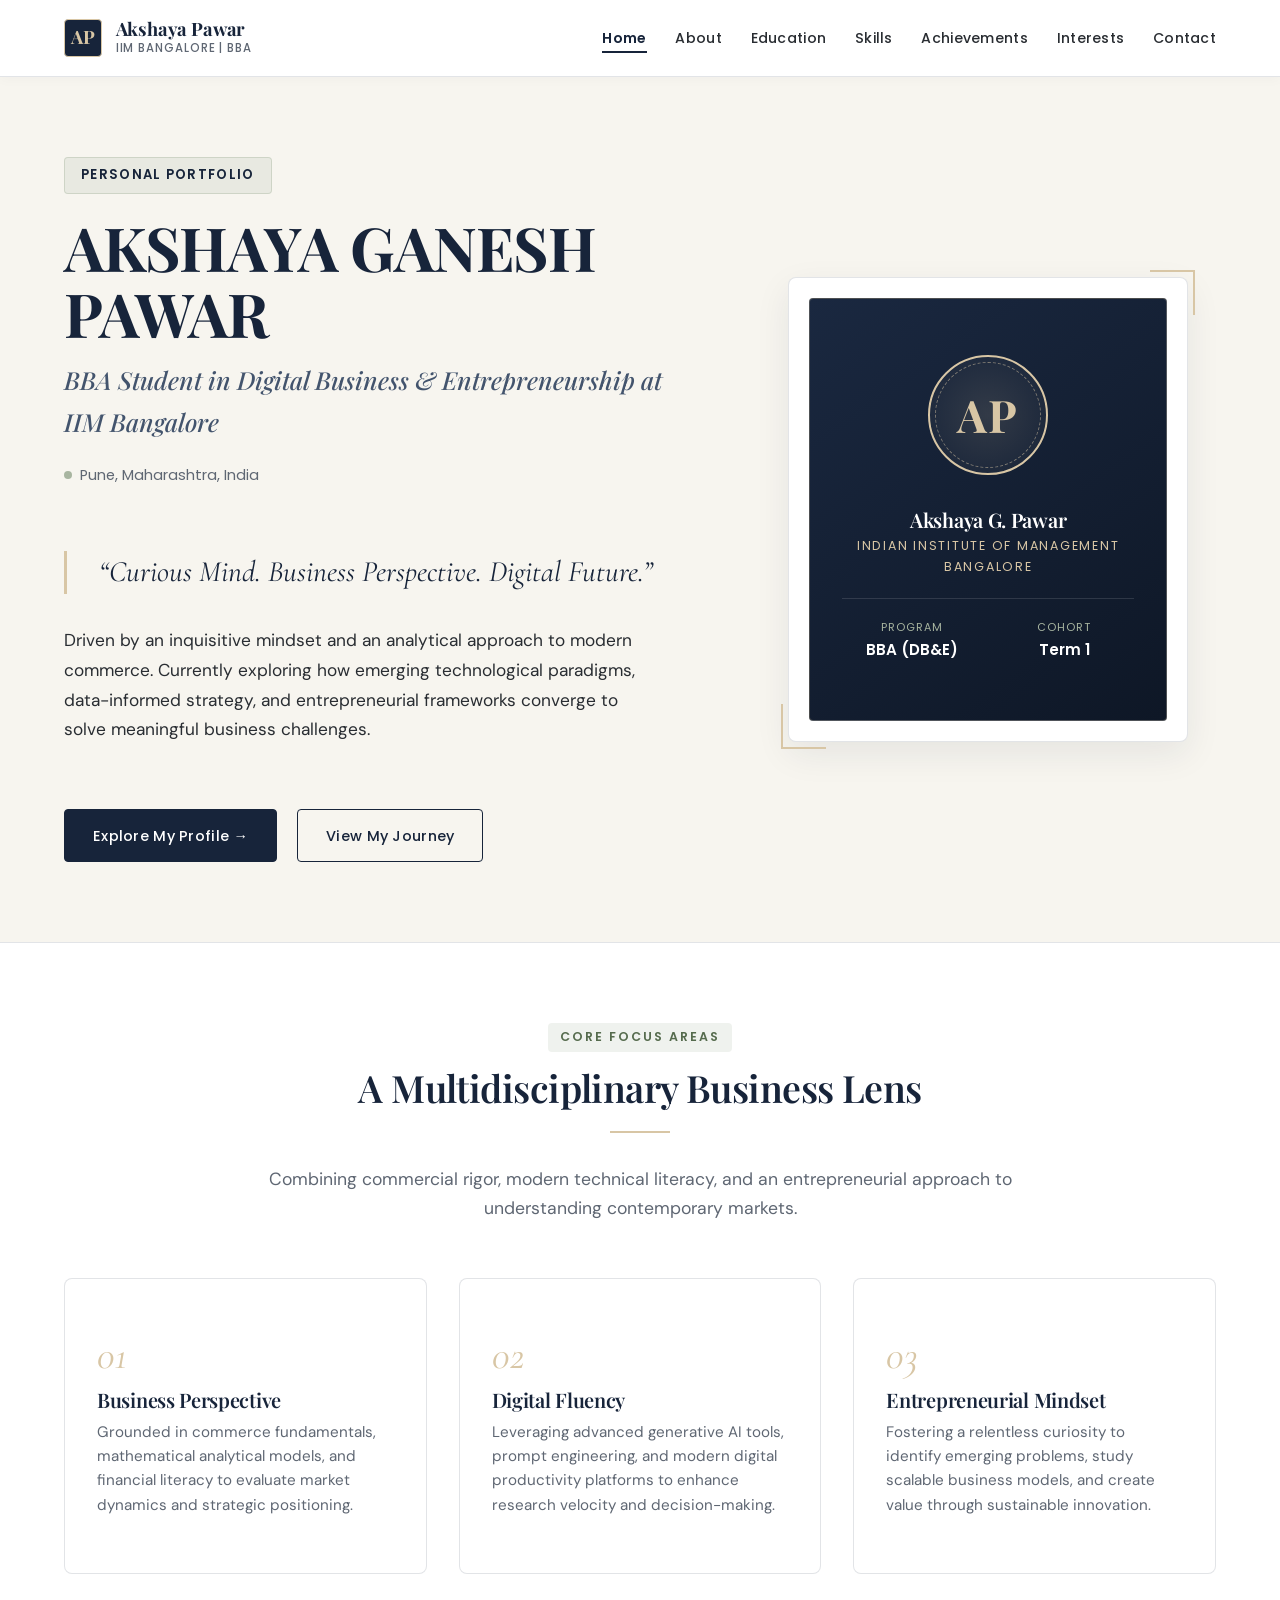
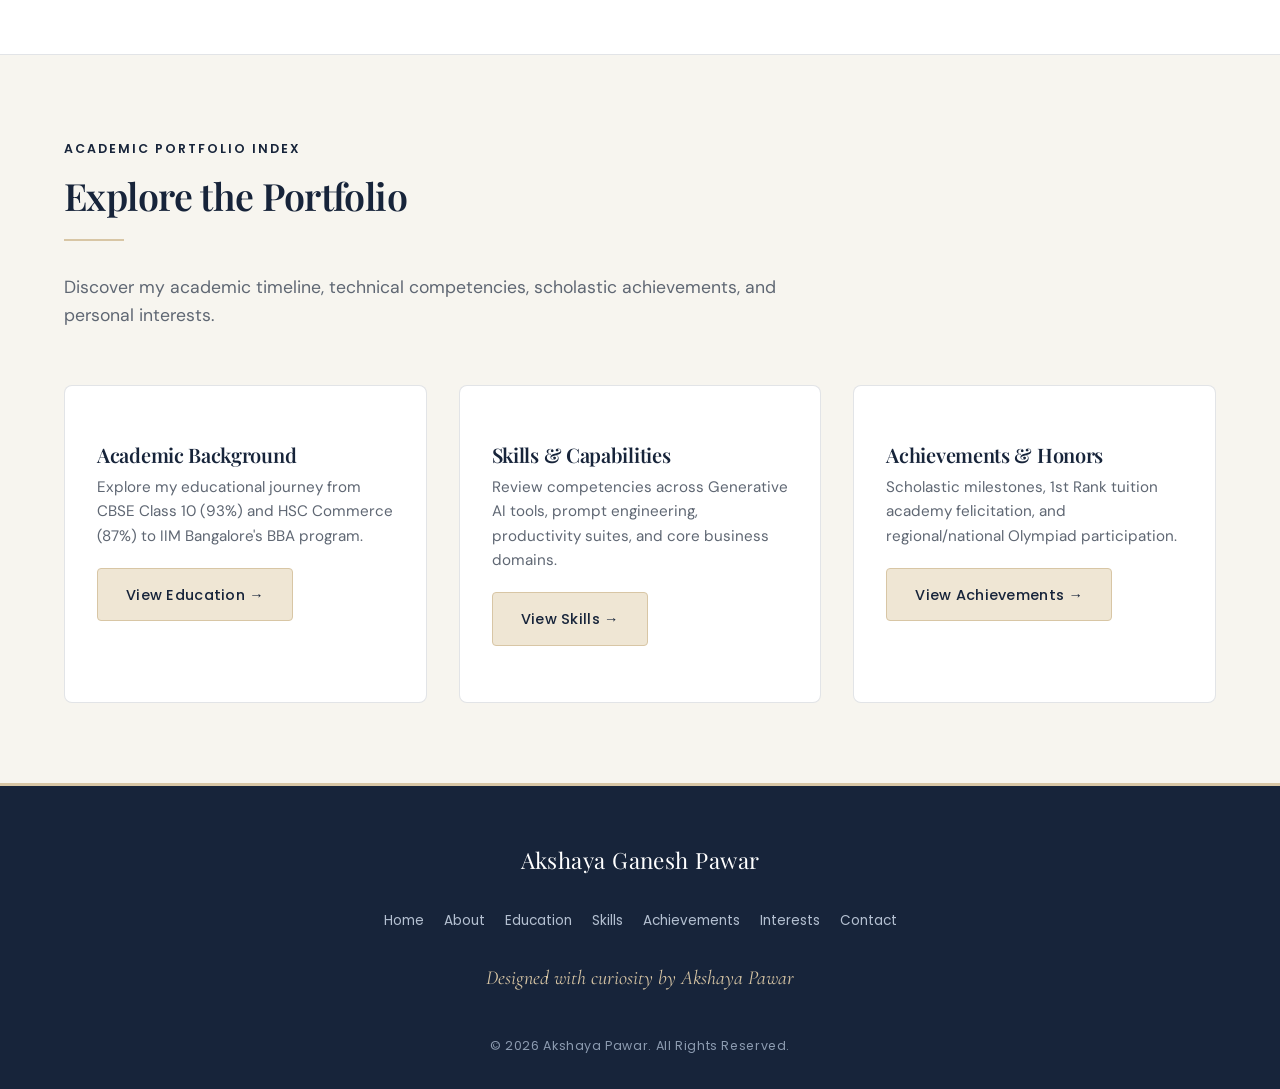
<file: index.html>
<!DOCTYPE html>
<html lang="en">
<head>
  <meta charset="UTF-8">
  <meta name="viewport" content="width=device-width, initial-scale=1.0">
  <title>Akshaya Pawar | Personal Portfolio</title>
  
  <!-- Google Fonts: Playfair Display, DM Sans, Poppins, Cormorant Garamond -->
  <link rel="preconnect" href="https://fonts.googleapis.com">
  <link rel="preconnect" href="https://fonts.gstatic.com" crossorigin>
  <link href="https://fonts.googleapis.com/css2?family=Cormorant+Garamond:ital,wght@0,400;0,600;1,400;1,600&family=DM+Sans:ital,wght@0,400;0,500;0,700;1,400&family=Playfair+Display:ital,wght@0,400;0,600;0,700;1,400&family=Poppins:wght@400;500;600&display=swap" rel="stylesheet">
  
  <!-- Shared External Stylesheet -->
  <link rel="stylesheet" href="style.css">
</head>
<body>

  <!-- Top Navigation Header -->
  <header class="site-header">
    <div class="container header-inner">
      <a href="index.html" class="brand-logo" aria-label="Akshaya Pawar Homepage">
        <span class="brand-emblem" aria-hidden="true">AP</span>
        <span class="brand-text">
          <span class="brand-name">Akshaya Pawar</span>
          <span class="brand-sub">IIM Bangalore | BBA</span>
        </span>
      </a>

      <!-- Pure CSS Mobile Menu Toggle (No JavaScript Required) -->
      <input type="checkbox" id="nav-toggle" class="nav-toggle" aria-label="Toggle navigation menu">
      <label for="nav-toggle" class="nav-toggle-label" aria-hidden="true">
        <span></span>
        <span></span>
        <span></span>
      </label>

      <!-- Main Navigation Links -->
      <nav aria-label="Main Navigation">
        <ul class="nav-menu">
          <li><a href="index.html" class="nav-link active">Home</a></li>
          <li><a href="about.html" class="nav-link">About</a></li>
          <li><a href="education.html" class="nav-link">Education</a></li>
          <li><a href="skills.html" class="nav-link">Skills</a></li>
          <li><a href="achievements.html" class="nav-link">Achievements</a></li>
          <li><a href="interests.html" class="nav-link">Interests</a></li>
          <li><a href="contact.html" class="nav-link">Contact</a></li>
        </ul>
      </nav>
    </div>
  </header>

  <main>
    <!-- Hero Section -->
    <section class="hero">
      <div class="container">
        <div class="hero-grid">
          
          <!-- Hero Intro Text -->
          <div class="hero-content">
            <span class="hero-tagline-badge">Personal Portfolio</span>
            <h1 class="hero-name">AKSHAYA GANESH PAWAR</h1>
            <p class="hero-role">BBA Student in Digital Business &amp; Entrepreneurship at IIM Bangalore</p>
            
            <div class="hero-location">
              <span class="location-dot" aria-hidden="true"></span>
              <span>Pune, Maharashtra, India</span>
            </div>

            <!-- Personal Tagline -->
            <blockquote class="editorial-quote">
              &ldquo;Curious Mind. Business Perspective. Digital Future.&rdquo;
            </blockquote>

            <p class="hero-bio">
              Driven by an inquisitive mindset and an analytical approach to modern commerce. 
              Currently exploring how emerging technological paradigms, data-informed strategy, 
              and entrepreneurial frameworks converge to solve meaningful business challenges.
            </p>

            <!-- Action Navigation Links -->
            <div class="btn-group">
              <a href="about.html" class="btn btn-primary">Explore My Profile &rarr;</a>
              <a href="education.html" class="btn btn-secondary">View My Journey</a>
            </div>
          </div>

          <!-- Hero Visual: Editorial Monogram & Institutional Emblem Frame -->
          <div class="hero-visual">
            <div class="editorial-portrait-frame">
              <div class="portrait-inner">
                <div class="portrait-badge-circle">
                  <span class="portrait-monogram">AP</span>
                </div>
                <h2 class="portrait-caption">Akshaya G. Pawar</h2>
                <p class="portrait-institute">Indian Institute of Management Bangalore</p>
                <div class="portrait-meta-row">
                  <div class="portrait-meta-col">
                    <span class="meta-label">Program</span>
                    <span class="meta-val">BBA (DB&amp;E)</span>
                  </div>
                  <div class="portrait-meta-col">
                    <span class="meta-label">Cohort</span>
                    <span class="meta-val">Term 1</span>
                  </div>
                </div>
              </div>
            </div>
          </div>

        </div>
      </div>
    </section>

    <!-- Foundational Pillars Section -->
    <section class="section section-alt">
      <div class="container">
        <div class="section-header text-center">
          <span class="eyebrow eyebrow-sage">Core Focus Areas</span>
          <h2>A Multidisciplinary Business Lens</h2>
          <hr class="divider-champagne">
          <p class="subtext">
            Combining commercial rigor, modern technical literacy, and an entrepreneurial approach to understanding contemporary markets.
          </p>
        </div>

        <div class="home-pillars-grid">
          <article class="pillar-card">
            <div class="pillar-number">01</div>
            <h3>Business Perspective</h3>
            <p>
              Grounded in commerce fundamentals, mathematical analytical models, and financial literacy to evaluate market dynamics and strategic positioning.
            </p>
          </article>

          <article class="pillar-card">
            <div class="pillar-number">02</div>
            <h3>Digital Fluency</h3>
            <p>
              Leveraging advanced generative AI tools, prompt engineering, and modern digital productivity platforms to enhance research velocity and decision-making.
            </p>
          </article>

          <article class="pillar-card">
            <div class="pillar-number">03</div>
            <h3>Entrepreneurial Mindset</h3>
            <p>
              Fostering a relentless curiosity to identify emerging problems, study scalable business models, and create value through sustainable innovation.
            </p>
          </article>
        </div>
      </div>
    </section>

    <!-- Quick Exploration Index -->
    <section class="section">
      <div class="container">
        <div class="section-header">
          <span class="eyebrow">Academic Portfolio Index</span>
          <h2>Explore the Portfolio</h2>
          <hr class="divider-champagne">
          <p class="subtext">
            Discover my academic timeline, technical competencies, scholastic achievements, and personal interests.
          </p>
        </div>

        <div class="home-pillars-grid">
          <div class="pillar-card">
            <h3>Academic Background</h3>
            <p>
              Explore my educational journey from CBSE Class 10 (93%) and HSC Commerce (87%) to IIM Bangalore's BBA program.
            </p>
            <div style="margin-top: var(--space-md);">
              <a href="education.html" class="btn btn-champagne">View Education &rarr;</a>
            </div>
          </div>

          <div class="pillar-card">
            <h3>Skills &amp; Capabilities</h3>
            <p>
              Review competencies across Generative AI tools, prompt engineering, productivity suites, and core business domains.
            </p>
            <div style="margin-top: var(--space-md);">
              <a href="skills.html" class="btn btn-champagne">View Skills &rarr;</a>
            </div>
          </div>

          <div class="pillar-card">
            <h3>Achievements &amp; Honors</h3>
            <p>
              Scholastic milestones, 1st Rank tuition academy felicitation, and regional/national Olympiad participation.
            </p>
            <div style="margin-top: var(--space-md);">
              <a href="achievements.html" class="btn btn-champagne">View Achievements &rarr;</a>
            </div>
          </div>
        </div>

      </div>
    </section>
  </main>

  <!-- Site Footer -->
  <footer class="site-footer">
    <div class="container footer-inner">
      <div class="footer-brand">Akshaya Ganesh Pawar</div>
      <ul class="footer-nav">
        <li><a href="index.html">Home</a></li>
        <li><a href="about.html">About</a></li>
        <li><a href="education.html">Education</a></li>
        <li><a href="skills.html">Skills</a></li>
        <li><a href="achievements.html">Achievements</a></li>
        <li><a href="interests.html">Interests</a></li>
        <li><a href="contact.html">Contact</a></li>
      </ul>
      <p class="footer-curiosity">Designed with curiosity by Akshaya Pawar</p>
      <p class="footer-copyright">&copy; 2026 Akshaya Pawar. All Rights Reserved.</p>
    </div>
  </footer>

</body>
</html>
</file>
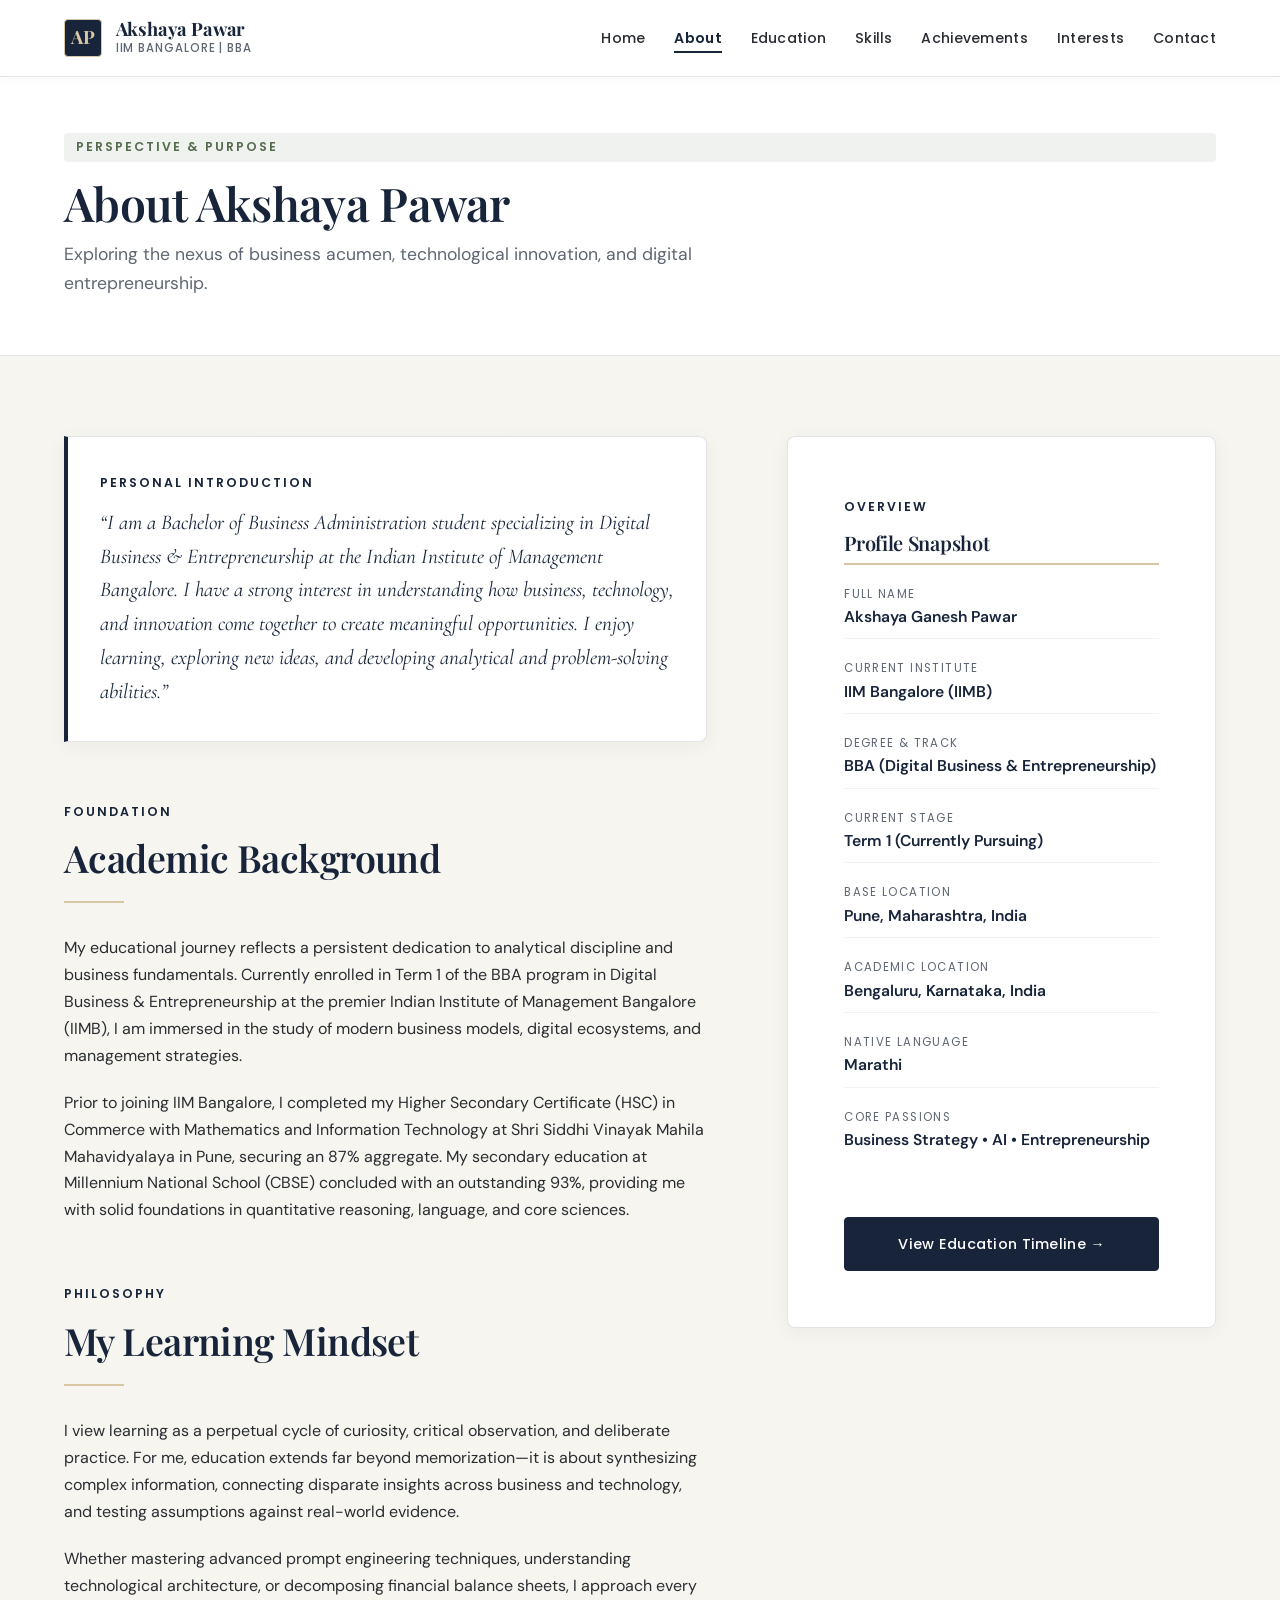
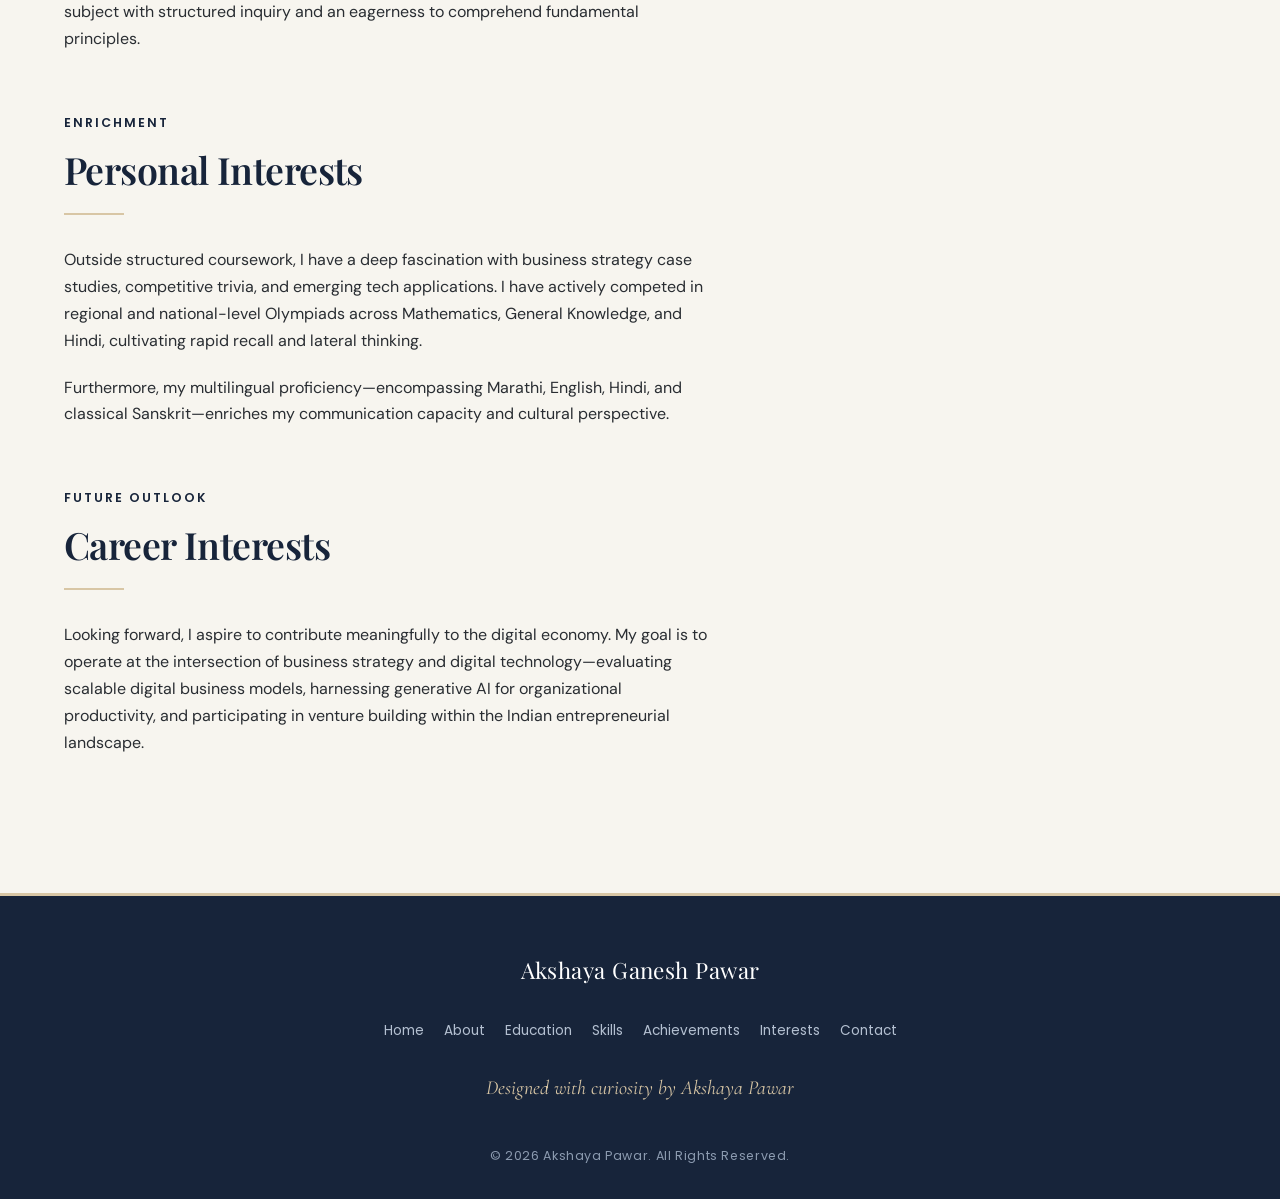
<file: about.html>
<!DOCTYPE html>
<html lang="en">
<head>
  <meta charset="UTF-8">
  <meta name="viewport" content="width=device-width, initial-scale=1.0">
  <title>About Me | Akshaya Pawar Portfolio</title>
  
  <!-- Google Fonts: Playfair Display, DM Sans, Poppins, Cormorant Garamond -->
  <link rel="preconnect" href="https://fonts.googleapis.com">
  <link rel="preconnect" href="https://fonts.gstatic.com" crossorigin>
  <link href="https://fonts.googleapis.com/css2?family=Cormorant+Garamond:ital,wght@0,400;0,600;1,400;1,600&family=DM+Sans:ital,wght@0,400;0,500;0,700;1,400&family=Playfair+Display:ital,wght@0,400;0,600;0,700;1,400&family=Poppins:wght@400;500;600&display=swap" rel="stylesheet">
  
  <!-- Shared External Stylesheet -->
  <link rel="stylesheet" href="style.css">
</head>
<body>

  <!-- Top Navigation Header -->
  <header class="site-header">
    <div class="container header-inner">
      <a href="index.html" class="brand-logo" aria-label="Akshaya Pawar Homepage">
        <span class="brand-emblem" aria-hidden="true">AP</span>
        <span class="brand-text">
          <span class="brand-name">Akshaya Pawar</span>
          <span class="brand-sub">IIM Bangalore | BBA</span>
        </span>
      </a>

      <!-- Pure CSS Mobile Menu Toggle -->
      <input type="checkbox" id="nav-toggle" class="nav-toggle" aria-label="Toggle navigation menu">
      <label for="nav-toggle" class="nav-toggle-label" aria-hidden="true">
        <span></span>
        <span></span>
        <span></span>
      </label>

      <!-- Main Navigation Links -->
      <nav aria-label="Main Navigation">
        <ul class="nav-menu">
          <li><a href="index.html" class="nav-link">Home</a></li>
          <li><a href="about.html" class="nav-link active">About</a></li>
          <li><a href="education.html" class="nav-link">Education</a></li>
          <li><a href="skills.html" class="nav-link">Skills</a></li>
          <li><a href="achievements.html" class="nav-link">Achievements</a></li>
          <li><a href="interests.html" class="nav-link">Interests</a></li>
          <li><a href="contact.html" class="nav-link">Contact</a></li>
        </ul>
      </nav>
    </div>
  </header>

  <main>
    <!-- Page Banner -->
    <section class="page-banner">
      <div class="container">
        <div class="page-banner-content">
          <span class="eyebrow eyebrow-sage">Perspective &amp; Purpose</span>
          <h1 class="page-banner-title">About Akshaya Pawar</h1>
          <p class="page-banner-subtitle">
            Exploring the nexus of business acumen, technological innovation, and digital entrepreneurship.
          </p>
        </div>
      </div>
    </section>

    <!-- Main About Content Section -->
    <section class="section">
      <div class="container">
        <div class="about-grid">
          
          <!-- Narrative Left Column -->
          <div class="about-narrative">
            
            <!-- Featured Introduction Box -->
            <div class="about-statement-box">
              <span class="eyebrow">Personal Introduction</span>
              <p class="statement-text">
                &ldquo;I am a Bachelor of Business Administration student specializing in Digital Business &amp; Entrepreneurship at the Indian Institute of Management Bangalore. I have a strong interest in understanding how business, technology, and innovation come together to create meaningful opportunities. I enjoy learning, exploring new ideas, and developing analytical and problem-solving abilities.&rdquo;
              </p>
            </div>

            <!-- Academic Background -->
            <article class="about-card-section">
              <span class="eyebrow">Foundation</span>
              <h2>Academic Background</h2>
              <hr class="divider-champagne">
              <p>
                My educational journey reflects a persistent dedication to analytical discipline and business fundamentals. Currently enrolled in Term 1 of the BBA program in Digital Business &amp; Entrepreneurship at the premier Indian Institute of Management Bangalore (IIMB), I am immersed in the study of modern business models, digital ecosystems, and management strategies.
              </p>
              <p>
                Prior to joining IIM Bangalore, I completed my Higher Secondary Certificate (HSC) in Commerce with Mathematics and Information Technology at Shri Siddhi Vinayak Mahila Mahavidyalaya in Pune, securing an 87% aggregate. My secondary education at Millennium National School (CBSE) concluded with an outstanding 93%, providing me with solid foundations in quantitative reasoning, language, and core sciences.
              </p>
            </article>

            <!-- Learning Mindset -->
            <article class="about-card-section">
              <span class="eyebrow">Philosophy</span>
              <h2>My Learning Mindset</h2>
              <hr class="divider-champagne">
              <p>
                I view learning as a perpetual cycle of curiosity, critical observation, and deliberate practice. For me, education extends far beyond memorization—it is about synthesizing complex information, connecting disparate insights across business and technology, and testing assumptions against real-world evidence.
              </p>
              <p>
                Whether mastering advanced prompt engineering techniques, understanding technological architecture, or decomposing financial balance sheets, I approach every subject with structured inquiry and an eagerness to comprehend fundamental principles.
              </p>
            </article>

            <!-- Personal Interests -->
            <article class="about-card-section">
              <span class="eyebrow">Enrichment</span>
              <h2>Personal Interests</h2>
              <hr class="divider-champagne">
              <p>
                Outside structured coursework, I have a deep fascination with business strategy case studies, competitive trivia, and emerging tech applications. I have actively competed in regional and national-level Olympiads across Mathematics, General Knowledge, and Hindi, cultivating rapid recall and lateral thinking.
              </p>
              <p>
                Furthermore, my multilingual proficiency—encompassing Marathi, English, Hindi, and classical Sanskrit—enriches my communication capacity and cultural perspective.
              </p>
            </article>

            <!-- Career Interests -->
            <article class="about-card-section">
              <span class="eyebrow">Future Outlook</span>
              <h2>Career Interests</h2>
              <hr class="divider-champagne">
              <p>
                Looking forward, I aspire to contribute meaningfully to the digital economy. My goal is to operate at the intersection of business strategy and digital technology—evaluating scalable digital business models, harnessing generative AI for organizational productivity, and participating in venture building within the Indian entrepreneurial landscape.
              </p>
            </article>

          </div>

          <!-- Profile Snapshot Right Column / Sidebar -->
          <aside class="sidebar-profile-card" aria-label="Profile Snapshot">
            <span class="eyebrow">Overview</span>
            <h3>Profile Snapshot</h3>
            
            <ul class="profile-meta-list">
              <li class="profile-meta-item">
                <span class="profile-meta-label">Full Name</span>
                <span class="profile-meta-value">Akshaya Ganesh Pawar</span>
              </li>

              <li class="profile-meta-item">
                <span class="profile-meta-label">Current Institute</span>
                <span class="profile-meta-value">IIM Bangalore (IIMB)</span>
              </li>

              <li class="profile-meta-item">
                <span class="profile-meta-label">Degree &amp; Track</span>
                <span class="profile-meta-value">BBA (Digital Business &amp; Entrepreneurship)</span>
              </li>

              <li class="profile-meta-item">
                <span class="profile-meta-label">Current Stage</span>
                <span class="profile-meta-value">Term 1 (Currently Pursuing)</span>
              </li>

              <li class="profile-meta-item">
                <span class="profile-meta-label">Base Location</span>
                <span class="profile-meta-value">Pune, Maharashtra, India</span>
              </li>

              <li class="profile-meta-item">
                <span class="profile-meta-label">Academic Location</span>
                <span class="profile-meta-value">Bengaluru, Karnataka, India</span>
              </li>

              <li class="profile-meta-item">
                <span class="profile-meta-label">Native Language</span>
                <span class="profile-meta-value">Marathi</span>
              </li>

              <li class="profile-meta-item">
                <span class="profile-meta-label">Core Passions</span>
                <span class="profile-meta-value">Business Strategy &bull; AI &bull; Entrepreneurship</span>
              </li>
            </ul>

            <div style="margin-top: var(--space-xl); text-align: center;">
              <a href="education.html" class="btn btn-primary" style="width: 100%;">View Education Timeline &rarr;</a>
            </div>
          </aside>

        </div>
      </div>
    </section>
  </main>

  <!-- Site Footer -->
  <footer class="site-footer">
    <div class="container footer-inner">
      <div class="footer-brand">Akshaya Ganesh Pawar</div>
      <ul class="footer-nav">
        <li><a href="index.html">Home</a></li>
        <li><a href="about.html">About</a></li>
        <li><a href="education.html">Education</a></li>
        <li><a href="skills.html">Skills</a></li>
        <li><a href="achievements.html">Achievements</a></li>
        <li><a href="interests.html">Interests</a></li>
        <li><a href="contact.html">Contact</a></li>
      </ul>
      <p class="footer-curiosity">Designed with curiosity by Akshaya Pawar</p>
      <p class="footer-copyright">&copy; 2026 Akshaya Pawar. All Rights Reserved.</p>
    </div>
  </footer>

</body>
</html>
</file>
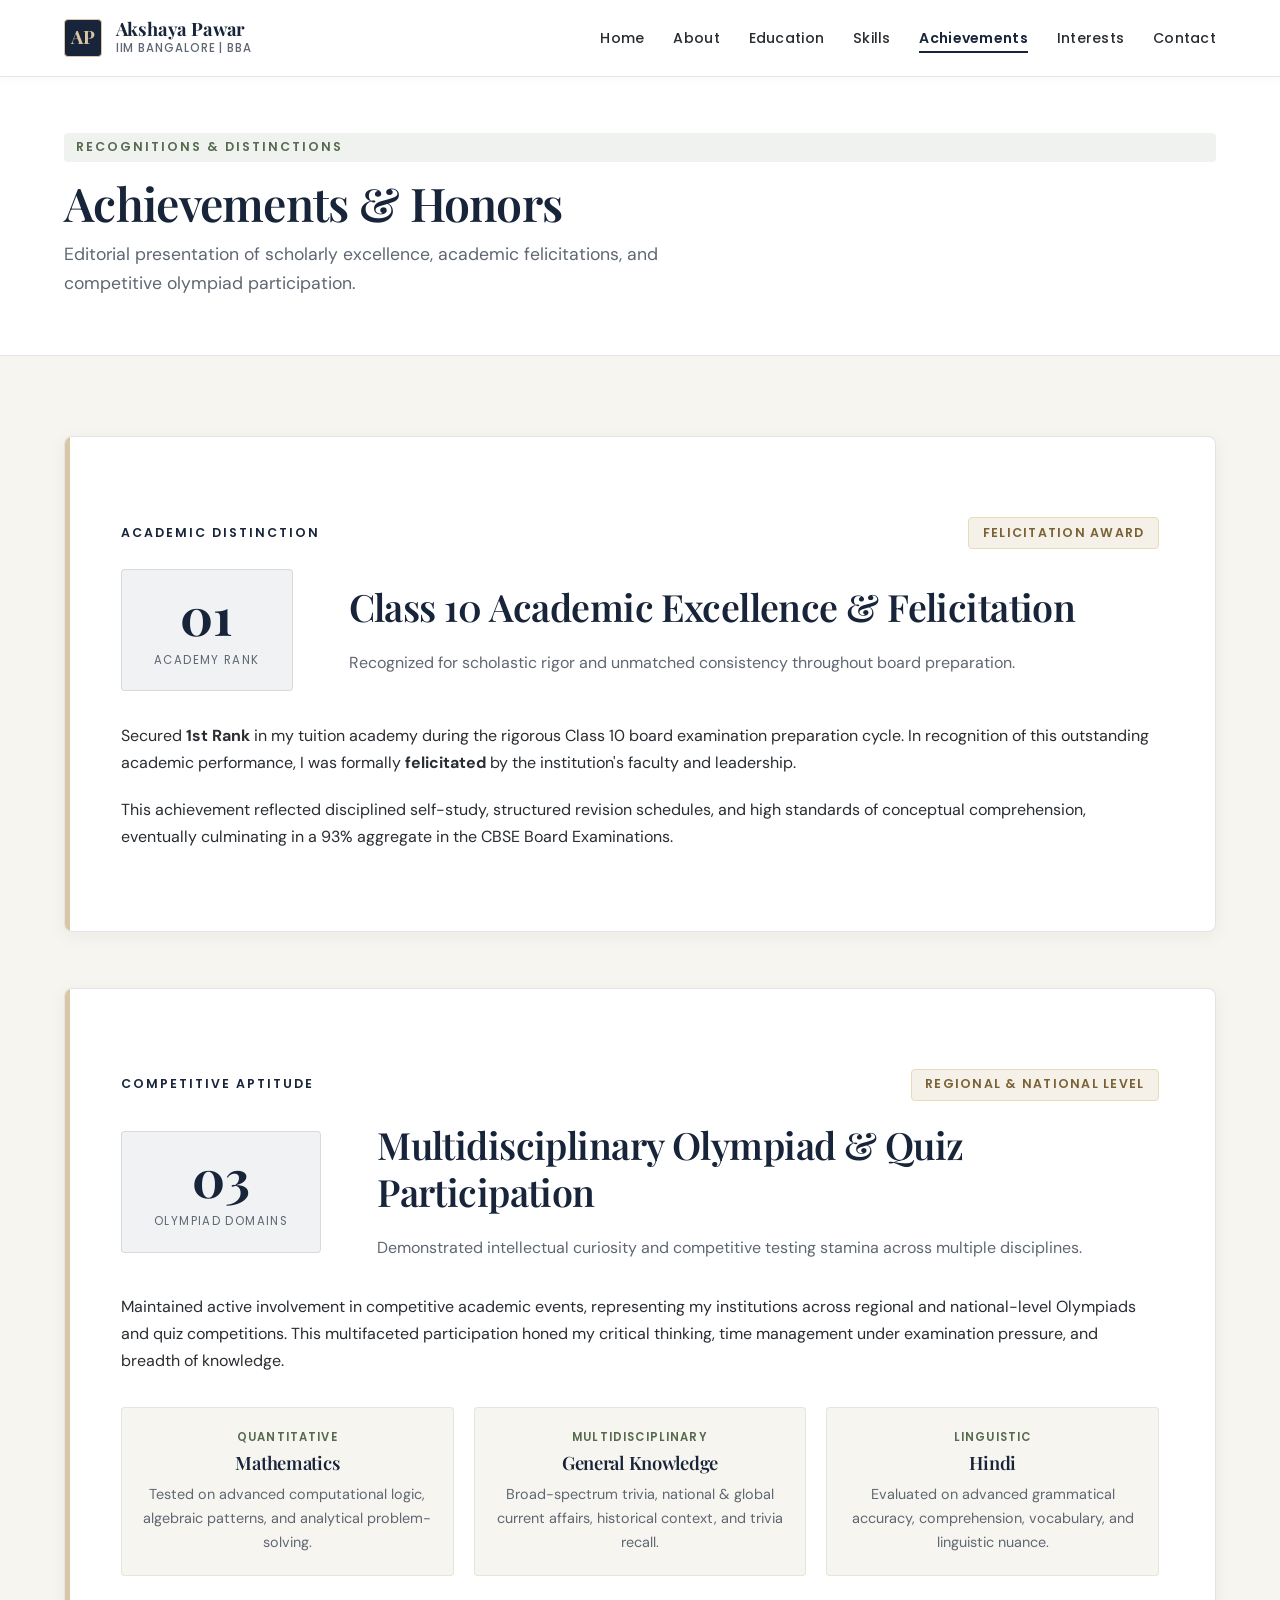
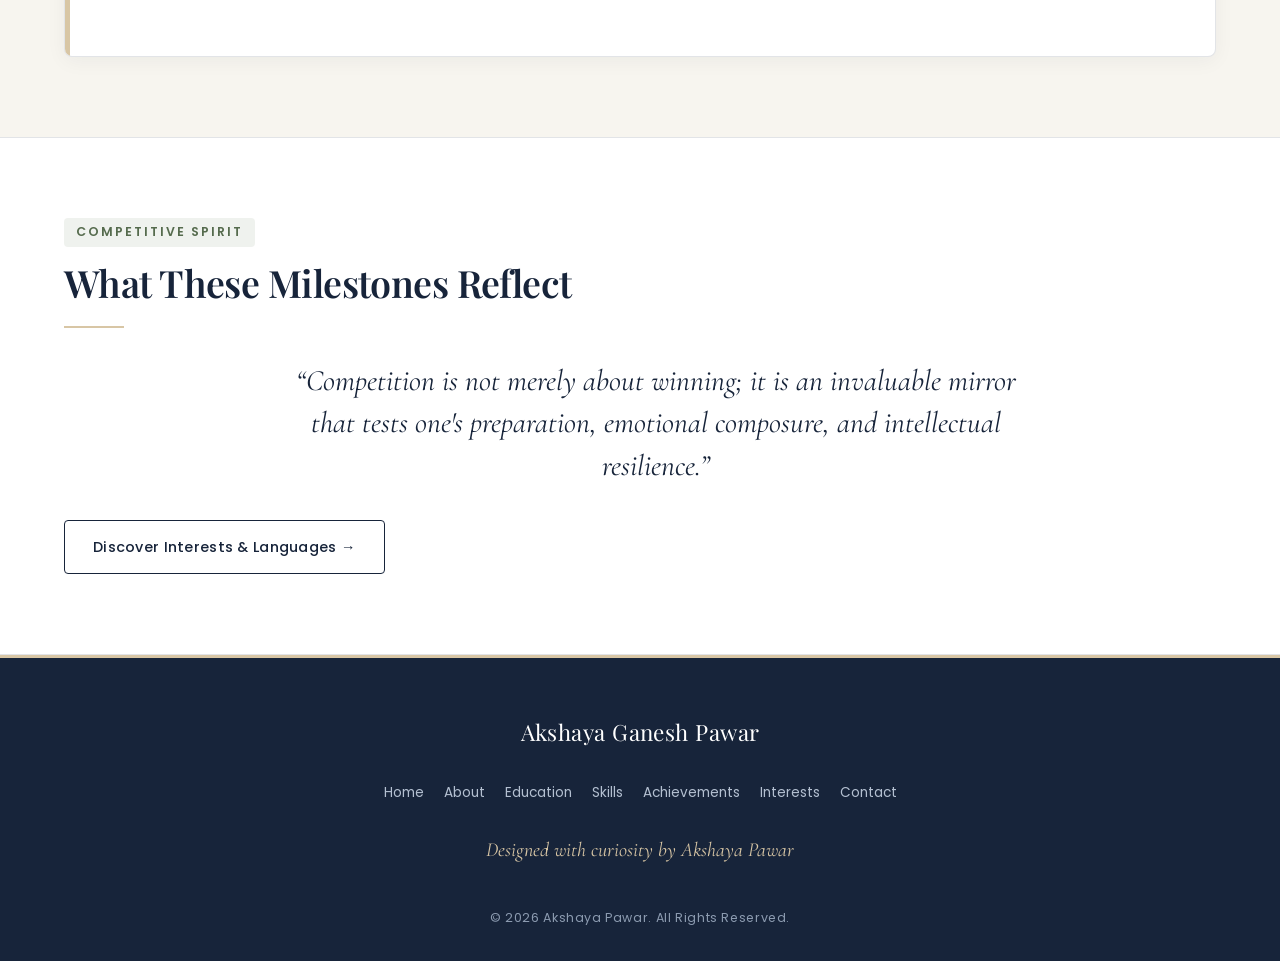
<file: achievements.html>
<!DOCTYPE html>
<html lang="en">
<head>
  <meta charset="UTF-8">
  <meta name="viewport" content="width=device-width, initial-scale=1.0">
  <title>Achievements &amp; Honors | Akshaya Pawar Portfolio</title>
  
  <!-- Google Fonts: Playfair Display, DM Sans, Poppins, Cormorant Garamond -->
  <link rel="preconnect" href="https://fonts.googleapis.com">
  <link rel="preconnect" href="https://fonts.gstatic.com" crossorigin>
  <link href="https://fonts.googleapis.com/css2?family=Cormorant+Garamond:ital,wght@0,400;0,600;1,400;1,600&family=DM+Sans:ital,wght@0,400;0,500;0,700;1,400&family=Playfair+Display:ital,wght@0,400;0,600;0,700;1,400&family=Poppins:wght@400;500;600&display=swap" rel="stylesheet">
  
  <!-- Shared External Stylesheet -->
  <link rel="stylesheet" href="style.css">
</head>
<body>

  <!-- Top Navigation Header -->
  <header class="site-header">
    <div class="container header-inner">
      <a href="index.html" class="brand-logo" aria-label="Akshaya Pawar Homepage">
        <span class="brand-emblem" aria-hidden="true">AP</span>
        <span class="brand-text">
          <span class="brand-name">Akshaya Pawar</span>
          <span class="brand-sub">IIM Bangalore | BBA</span>
        </span>
      </a>

      <!-- Pure CSS Mobile Menu Toggle -->
      <input type="checkbox" id="nav-toggle" class="nav-toggle" aria-label="Toggle navigation menu">
      <label for="nav-toggle" class="nav-toggle-label" aria-hidden="true">
        <span></span>
        <span></span>
        <span></span>
      </label>

      <!-- Main Navigation Links -->
      <nav aria-label="Main Navigation">
        <ul class="nav-menu">
          <li><a href="index.html" class="nav-link">Home</a></li>
          <li><a href="about.html" class="nav-link">About</a></li>
          <li><a href="education.html" class="nav-link">Education</a></li>
          <li><a href="skills.html" class="nav-link">Skills</a></li>
          <li><a href="achievements.html" class="nav-link active">Achievements</a></li>
          <li><a href="interests.html" class="nav-link">Interests</a></li>
          <li><a href="contact.html" class="nav-link">Contact</a></li>
        </ul>
      </nav>
    </div>
  </header>

  <main>
    <!-- Page Banner -->
    <section class="page-banner">
      <div class="container">
        <div class="page-banner-content">
          <span class="eyebrow eyebrow-sage">Recognitions &amp; Distinctions</span>
          <h1 class="page-banner-title">Achievements &amp; Honors</h1>
          <p class="page-banner-subtitle">
            Editorial presentation of scholarly excellence, academic felicitations, and competitive olympiad participation.
          </p>
        </div>
      </div>
    </section>

    <!-- Achievements Section -->
    <section class="section">
      <div class="container achievements-grid">

        <!-- Achievement 1: Academic Excellence & 1st Rank -->
        <article class="achievement-feature-card">
          <div class="feature-top-meta">
            <span class="eyebrow" style="margin-bottom: 0;">Academic Distinction</span>
            <span class="achievement-badge-pill">Felicitation Award</span>
          </div>

          <div class="stat-callout-row">
            <div class="stat-number-box">
              <span class="stat-number">01</span>
              <span class="stat-label">Academy Rank</span>
            </div>

            <div>
              <h2>Class 10 Academic Excellence &amp; Felicitation</h2>
              <p class="text-muted" style="margin-bottom: 0;">
                Recognized for scholastic rigor and unmatched consistency throughout board preparation.
              </p>
            </div>
          </div>

          <p>
            Secured <strong>1st Rank</strong> in my tuition academy during the rigorous Class 10 board examination preparation cycle. In recognition of this outstanding academic performance, I was formally <strong>felicitated</strong> by the institution's faculty and leadership.
          </p>
          <p>
            This achievement reflected disciplined self-study, structured revision schedules, and high standards of conceptual comprehension, eventually culminating in a 93% aggregate in the CBSE Board Examinations.
          </p>
        </article>

        <!-- Achievement 2: Competitive Participation in Regional & National Olympiads -->
        <article class="achievement-feature-card">
          <div class="feature-top-meta">
            <span class="eyebrow" style="margin-bottom: 0;">Competitive Aptitude</span>
            <span class="achievement-badge-pill">Regional &amp; National Level</span>
          </div>

          <div class="stat-callout-row">
            <div class="stat-number-box">
              <span class="stat-number">03</span>
              <span class="stat-label">Olympiad Domains</span>
            </div>

            <div>
              <h2>Multidisciplinary Olympiad &amp; Quiz Participation</h2>
              <p class="text-muted" style="margin-bottom: 0;">
                Demonstrated intellectual curiosity and competitive testing stamina across multiple disciplines.
              </p>
            </div>
          </div>

          <p>
            Maintained active involvement in competitive academic events, representing my institutions across regional and national-level Olympiads and quiz competitions. This multifaceted participation honed my critical thinking, time management under examination pressure, and breadth of knowledge.
          </p>

          <div class="olympiad-subjects-grid">
            
            <div class="subject-item">
              <span class="subject-tag">Quantitative</span>
              <h3 class="subject-name">Mathematics</h3>
              <p class="text-small text-muted" style="margin-top: var(--space-xs);">
                Tested on advanced computational logic, algebraic patterns, and analytical problem-solving.
              </p>
            </div>

            <div class="subject-item">
              <span class="subject-tag">Multidisciplinary</span>
              <h3 class="subject-name">General Knowledge</h3>
              <p class="text-small text-muted" style="margin-top: var(--space-xs);">
                Broad-spectrum trivia, national &amp; global current affairs, historical context, and trivia recall.
              </p>
            </div>

            <div class="subject-item">
              <span class="subject-tag">Linguistic</span>
              <h3 class="subject-name">Hindi</h3>
              <p class="text-small text-muted" style="margin-top: var(--space-xs);">
                Evaluated on advanced grammatical accuracy, comprehension, vocabulary, and linguistic nuance.
              </p>
            </div>

          </div>
        </article>

      </div>
    </section>

    <!-- Underlying Principles Callout -->
    <section class="section section-alt">
      <div class="container text-center">
        <span class="eyebrow eyebrow-sage">Competitive Spirit</span>
        <h2>What These Milestones Reflect</h2>
        <hr class="divider-champagne">
        <blockquote class="editorial-quote" style="max-width: 780px; margin: 0 auto var(--space-lg); border-left: none; text-align: center;">
          &ldquo;Competition is not merely about winning; it is an invaluable mirror that tests one's preparation, emotional composure, and intellectual resilience.&rdquo;
        </blockquote>
        <div style="margin-top: var(--space-lg);">
          <a href="interests.html" class="btn btn-secondary">Discover Interests &amp; Languages &rarr;</a>
        </div>
      </div>
    </section>
  </main>

  <!-- Site Footer -->
  <footer class="site-footer">
    <div class="container footer-inner">
      <div class="footer-brand">Akshaya Ganesh Pawar</div>
      <ul class="footer-nav">
        <li><a href="index.html">Home</a></li>
        <li><a href="about.html">About</a></li>
        <li><a href="education.html">Education</a></li>
        <li><a href="skills.html">Skills</a></li>
        <li><a href="achievements.html">Achievements</a></li>
        <li><a href="interests.html">Interests</a></li>
        <li><a href="contact.html">Contact</a></li>
      </ul>
      <p class="footer-curiosity">Designed with curiosity by Akshaya Pawar</p>
      <p class="footer-copyright">&copy; 2026 Akshaya Pawar. All Rights Reserved.</p>
    </div>
  </footer>

</body>
</html>
</file>
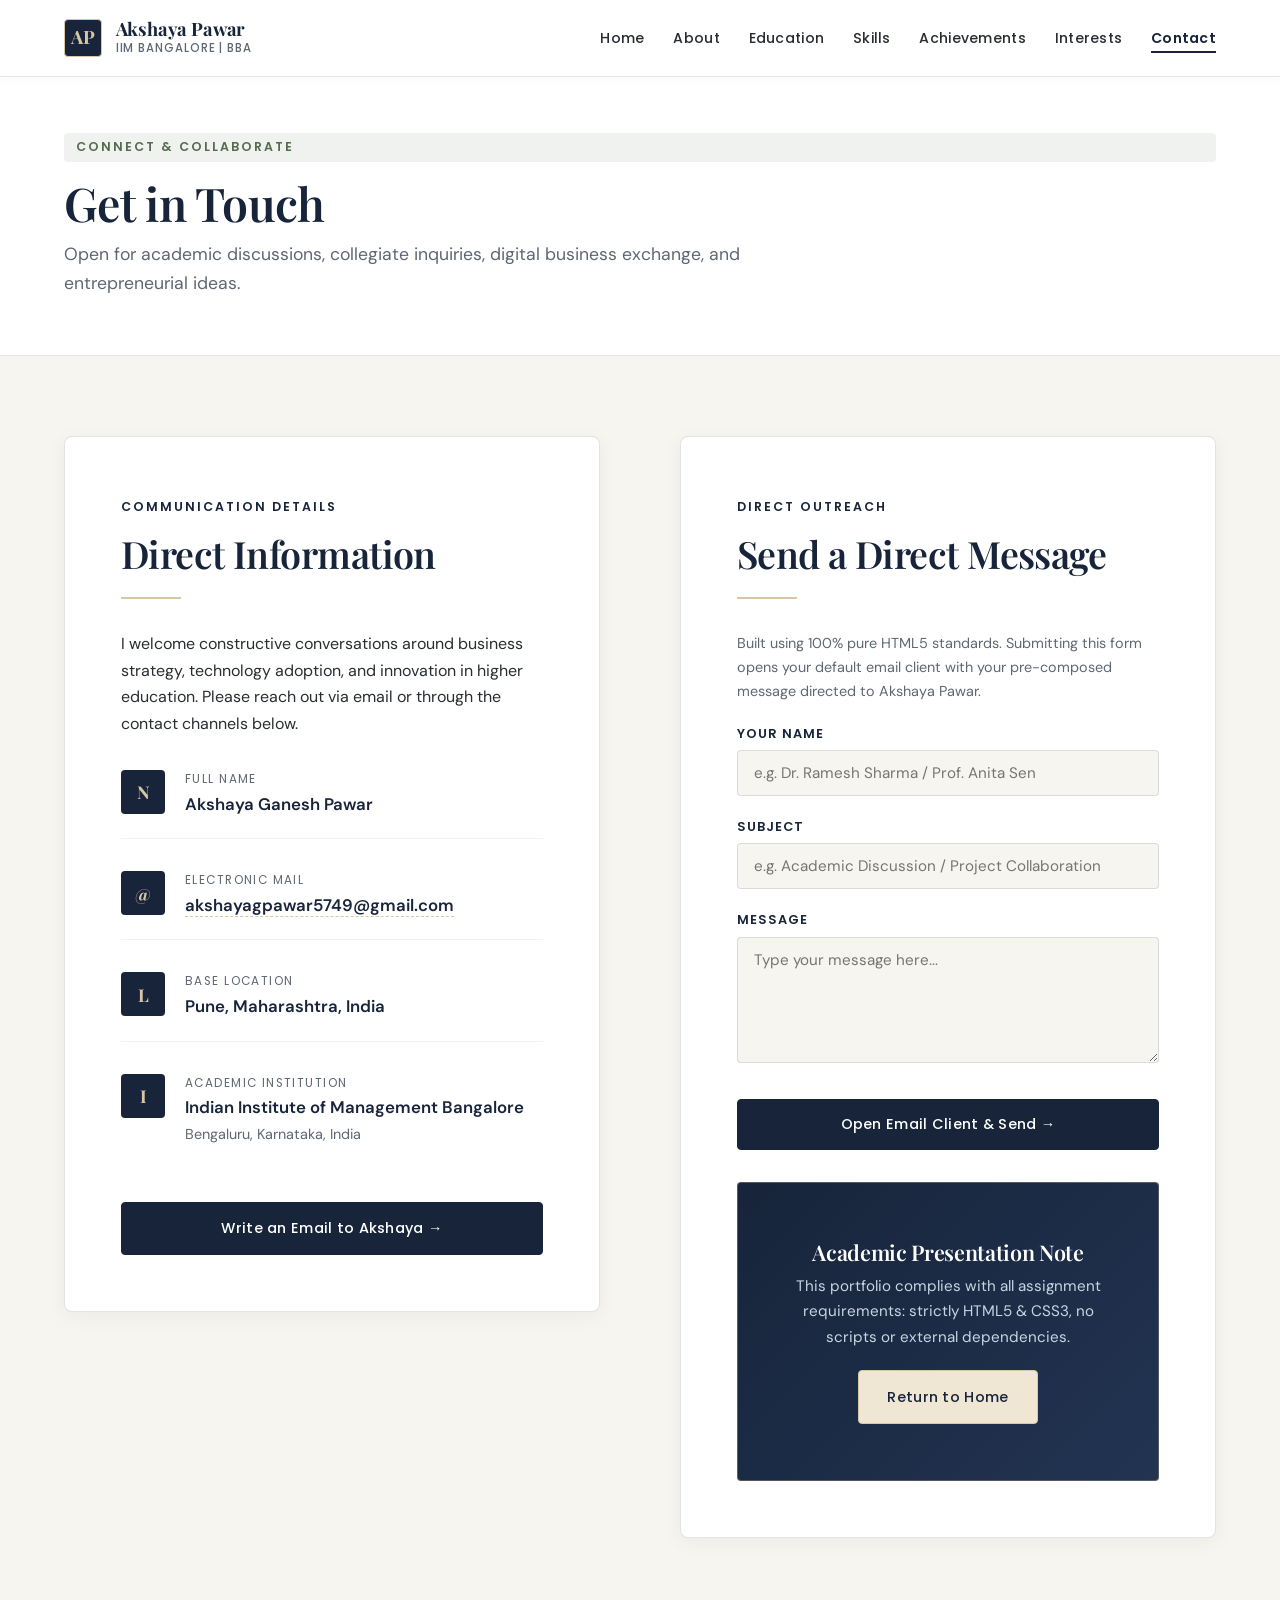
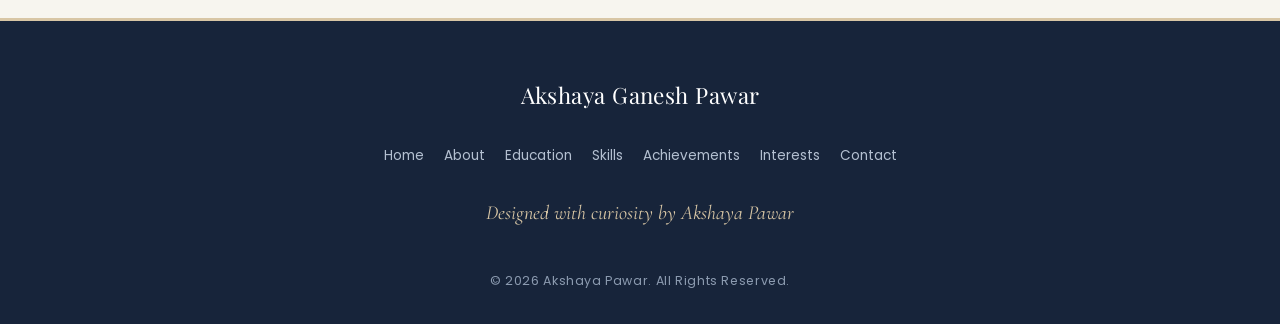
<file: contact.html>
<!DOCTYPE html>
<html lang="en">
<head>
  <meta charset="UTF-8">
  <meta name="viewport" content="width=device-width, initial-scale=1.0">
  <title>Contact | Akshaya Pawar Portfolio</title>
  
  <!-- Google Fonts: Playfair Display, DM Sans, Poppins, Cormorant Garamond -->
  <link rel="preconnect" href="https://fonts.googleapis.com">
  <link rel="preconnect" href="https://fonts.gstatic.com" crossorigin>
  <link href="https://fonts.googleapis.com/css2?family=Cormorant+Garamond:ital,wght@0,400;0,600;1,400;1,600&family=DM+Sans:ital,wght@0,400;0,500;0,700;1,400&family=Playfair+Display:ital,wght@0,400;0,600;0,700;1,400&family=Poppins:wght@400;500;600&display=swap" rel="stylesheet">
  
  <!-- Shared External Stylesheet -->
  <link rel="stylesheet" href="style.css">
</head>
<body>

  <!-- Top Navigation Header -->
  <header class="site-header">
    <div class="container header-inner">
      <a href="index.html" class="brand-logo" aria-label="Akshaya Pawar Homepage">
        <span class="brand-emblem" aria-hidden="true">AP</span>
        <span class="brand-text">
          <span class="brand-name">Akshaya Pawar</span>
          <span class="brand-sub">IIM Bangalore | BBA</span>
        </span>
      </a>

      <!-- Pure CSS Mobile Menu Toggle -->
      <input type="checkbox" id="nav-toggle" class="nav-toggle" aria-label="Toggle navigation menu">
      <label for="nav-toggle" class="nav-toggle-label" aria-hidden="true">
        <span></span>
        <span></span>
        <span></span>
      </label>

      <!-- Main Navigation Links -->
      <nav aria-label="Main Navigation">
        <ul class="nav-menu">
          <li><a href="index.html" class="nav-link">Home</a></li>
          <li><a href="about.html" class="nav-link">About</a></li>
          <li><a href="education.html" class="nav-link">Education</a></li>
          <li><a href="skills.html" class="nav-link">Skills</a></li>
          <li><a href="achievements.html" class="nav-link">Achievements</a></li>
          <li><a href="interests.html" class="nav-link">Interests</a></li>
          <li><a href="contact.html" class="nav-link active">Contact</a></li>
        </ul>
      </nav>
    </div>
  </header>

  <main>
    <!-- Page Banner -->
    <section class="page-banner">
      <div class="container">
        <div class="page-banner-content">
          <span class="eyebrow eyebrow-sage">Connect &amp; Collaborate</span>
          <h1 class="page-banner-title">Get in Touch</h1>
          <p class="page-banner-subtitle">
            Open for academic discussions, collegiate inquiries, digital business exchange, and entrepreneurial ideas.
          </p>
        </div>
      </div>
    </section>

    <!-- Main Contact Section -->
    <section class="section">
      <div class="container">
        <div class="contact-grid">

          <!-- Left Column: Direct Contact Information -->
          <div class="contact-card-main">
            <span class="eyebrow">Communication Details</span>
            <h2>Direct Information</h2>
            <hr class="divider-champagne">
            
            <p>
              I welcome constructive conversations around business strategy, technology adoption, and innovation in higher education. Please reach out via email or through the contact channels below.
            </p>

            <div class="contact-detail-group">
              
              <!-- Full Name -->
              <div class="contact-item">
                <div class="contact-icon-box" aria-hidden="true">N</div>
                <div class="contact-detail-text">
                  <span class="contact-label">Full Name</span>
                  <span class="contact-value">Akshaya Ganesh Pawar</span>
                </div>
              </div>

              <!-- Email Link -->
              <div class="contact-item">
                <div class="contact-icon-box" aria-hidden="true">@</div>
                <div class="contact-detail-text">
                  <span class="contact-label">Electronic Mail</span>
                  <span class="contact-value">
                    <a href="mailto:akshayagpawar5749@gmail.com" title="Send email to Akshaya Pawar">akshayagpawar5749@gmail.com</a>
                  </span>
                </div>
              </div>

              <!-- Location Details -->
              <div class="contact-item">
                <div class="contact-icon-box" aria-hidden="true">L</div>
                <div class="contact-detail-text">
                  <span class="contact-label">Base Location</span>
                  <span class="contact-value">Pune, Maharashtra, India</span>
                </div>
              </div>

              <!-- Academic Institution -->
              <div class="contact-item">
                <div class="contact-icon-box" aria-hidden="true">I</div>
                <div class="contact-detail-text">
                  <span class="contact-label">Academic Institution</span>
                  <span class="contact-value">Indian Institute of Management Bangalore</span>
                  <span class="text-small text-muted">Bengaluru, Karnataka, India</span>
                </div>
              </div>

            </div>

            <!-- Mailto Button -->
            <div style="margin-top: var(--space-xl);">
              <a href="mailto:akshayagpawar5749@gmail.com?subject=Academic%20Portfolio%20Inquiry" class="btn btn-primary" style="width: 100%;">
                Write an Email to Akshaya &rarr;
              </a>
            </div>
          </div>

          <!-- Right Column: Editorial Note & Native HTML Message Dispatch -->
          <div class="contact-message-card">
            <span class="eyebrow">Direct Outreach</span>
            <h2>Send a Direct Message</h2>
            <hr class="divider-champagne">

            <p class="text-small text-muted">
              Built using 100% pure HTML5 standards. Submitting this form opens your default email client with your pre-composed message directed to Akshaya Pawar.
            </p>

            <!-- HTML-Only Native Form (Zero JavaScript, Zero Backend) -->
            <form action="mailto:akshayagpawar5749@gmail.com" method="post" enctype="text/plain" style="display: flex; flex-direction: column; gap: var(--space-md); margin-top: var(--space-md);">
              
              <div>
                <label for="sender-name" style="display: block; font-family: var(--font-nav); font-size: 0.8rem; font-weight: 600; text-transform: uppercase; letter-spacing: 0.08em; color: var(--color-navy); margin-bottom: 0.35rem;">Your Name</label>
                <input type="text" id="sender-name" name="Sender_Name" required placeholder="e.g. Dr. Ramesh Sharma / Prof. Anita Sen" style="width: 100%; padding: 0.75rem 1rem; border: 1px solid var(--color-border-subtle); border-radius: var(--radius-sm); font-family: var(--font-body); font-size: 0.95rem; background-color: var(--color-ivory);">
              </div>

              <div>
                <label for="sender-subject" style="display: block; font-family: var(--font-nav); font-size: 0.8rem; font-weight: 600; text-transform: uppercase; letter-spacing: 0.08em; color: var(--color-navy); margin-bottom: 0.35rem;">Subject</label>
                <input type="text" id="sender-subject" name="Subject" required placeholder="e.g. Academic Discussion / Project Collaboration" style="width: 100%; padding: 0.75rem 1rem; border: 1px solid var(--color-border-subtle); border-radius: var(--radius-sm); font-family: var(--font-body); font-size: 0.95rem; background-color: var(--color-ivory);">
              </div>

              <div>
                <label for="sender-message" style="display: block; font-family: var(--font-nav); font-size: 0.8rem; font-weight: 600; text-transform: uppercase; letter-spacing: 0.08em; color: var(--color-navy); margin-bottom: 0.35rem;">Message</label>
                <textarea id="sender-message" name="Message" rows="5" required placeholder="Type your message here..." style="width: 100%; padding: 0.75rem 1rem; border: 1px solid var(--color-border-subtle); border-radius: var(--radius-sm); font-family: var(--font-body); font-size: 0.95rem; background-color: var(--color-ivory); resize: vertical;"></textarea>
              </div>

              <button type="submit" class="btn btn-primary" style="margin-top: var(--space-xs);">
                Open Email Client &amp; Send &rarr;
              </button>
            </form>

            <div class="contact-cta-panel">
              <h3>Academic Presentation Note</h3>
              <p>
                This portfolio complies with all assignment requirements: strictly HTML5 &amp; CSS3, no scripts or external dependencies.
              </p>
              <a href="index.html" class="btn btn-champagne">Return to Home</a>
            </div>

          </div>

        </div>
      </div>
    </section>
  </main>

  <!-- Site Footer -->
  <footer class="site-footer">
    <div class="container footer-inner">
      <div class="footer-brand">Akshaya Ganesh Pawar</div>
      <ul class="footer-nav">
        <li><a href="index.html">Home</a></li>
        <li><a href="about.html">About</a></li>
        <li><a href="education.html">Education</a></li>
        <li><a href="skills.html">Skills</a></li>
        <li><a href="achievements.html">Achievements</a></li>
        <li><a href="interests.html">Interests</a></li>
        <li><a href="contact.html">Contact</a></li>
      </ul>
      <p class="footer-curiosity">Designed with curiosity by Akshaya Pawar</p>
      <p class="footer-copyright">&copy; 2026 Akshaya Pawar. All Rights Reserved.</p>
    </div>
  </footer>

</body>
</html>
</file>
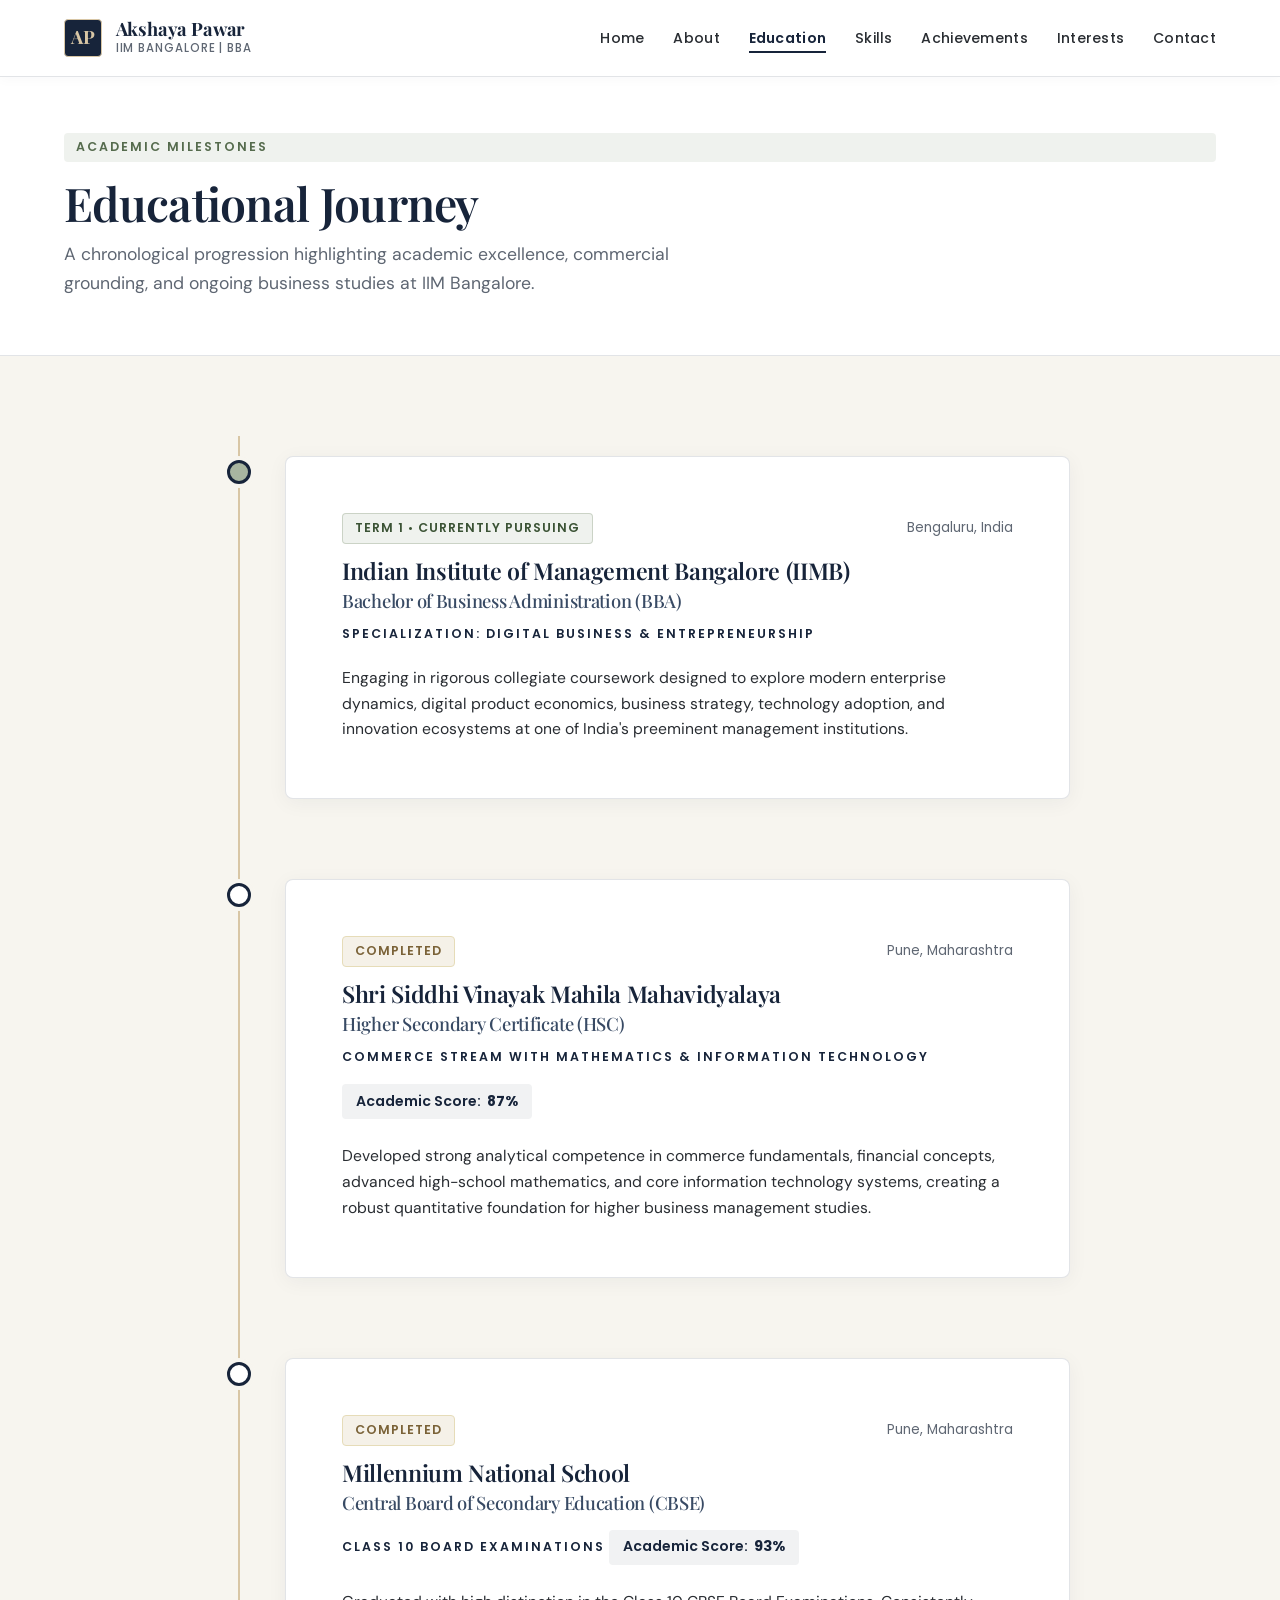
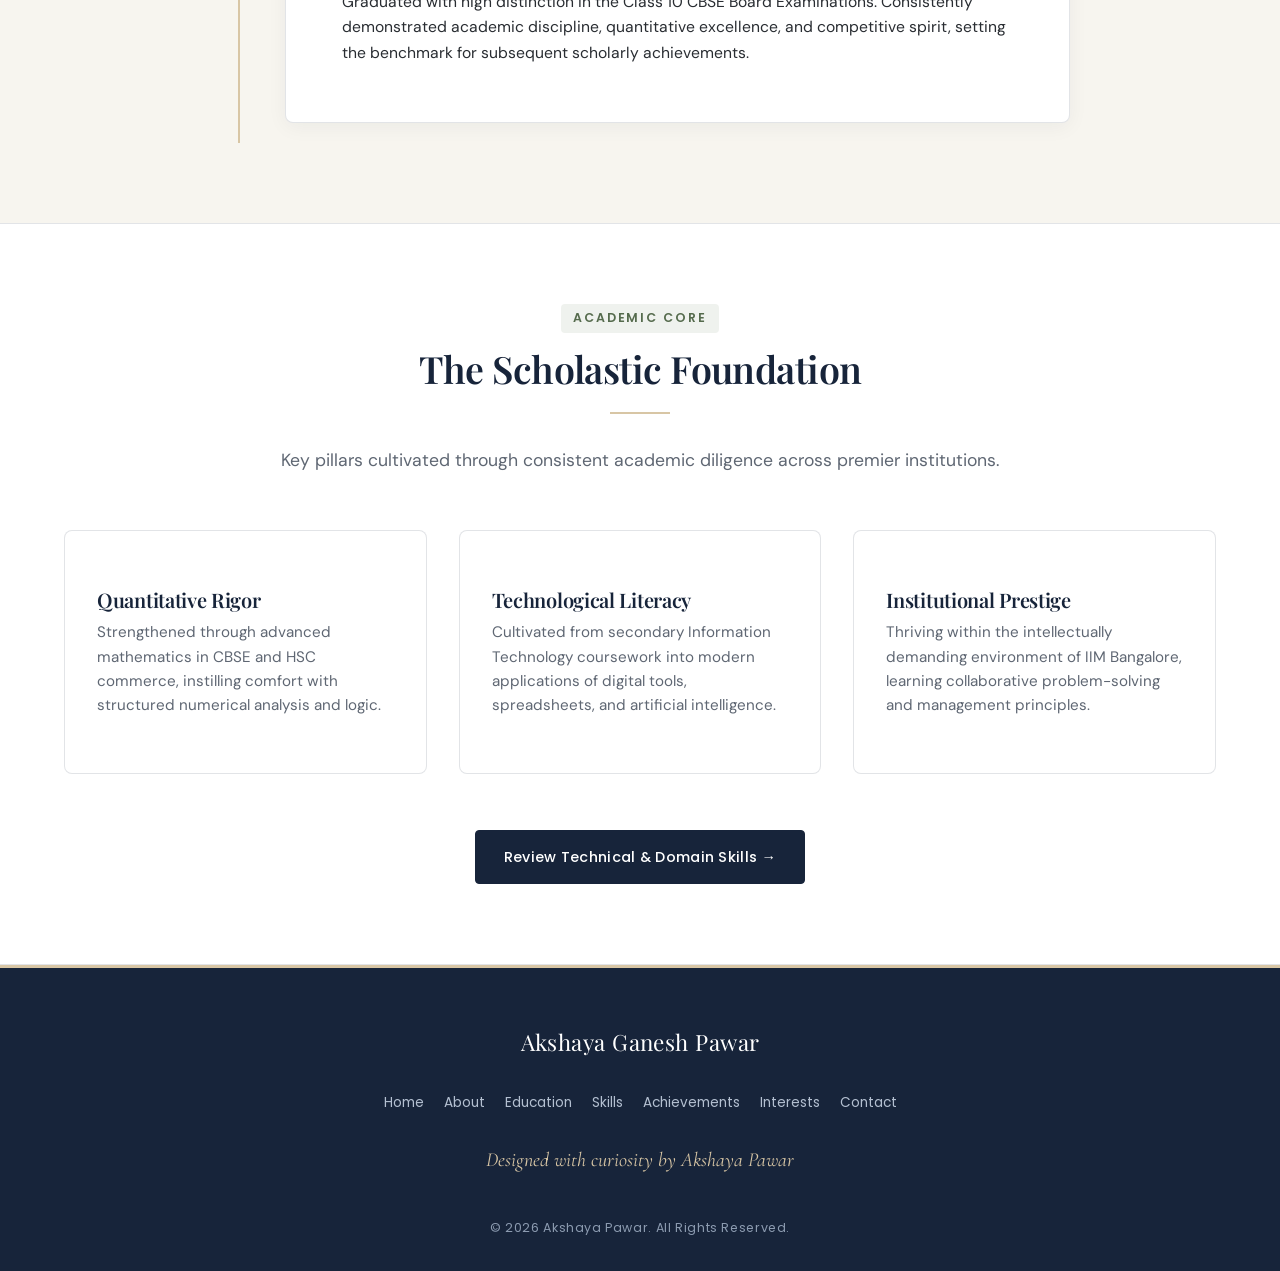
<file: education.html>
<!DOCTYPE html>
<html lang="en">
<head>
  <meta charset="UTF-8">
  <meta name="viewport" content="width=device-width, initial-scale=1.0">
  <title>Education | Akshaya Pawar Portfolio</title>
  
  <!-- Google Fonts: Playfair Display, DM Sans, Poppins, Cormorant Garamond -->
  <link rel="preconnect" href="https://fonts.googleapis.com">
  <link rel="preconnect" href="https://fonts.gstatic.com" crossorigin>
  <link href="https://fonts.googleapis.com/css2?family=Cormorant+Garamond:ital,wght@0,400;0,600;1,400;1,600&family=DM+Sans:ital,wght@0,400;0,500;0,700;1,400&family=Playfair+Display:ital,wght@0,400;0,600;0,700;1,400&family=Poppins:wght@400;500;600&display=swap" rel="stylesheet">
  
  <!-- Shared External Stylesheet -->
  <link rel="stylesheet" href="style.css">
</head>
<body>

  <!-- Top Navigation Header -->
  <header class="site-header">
    <div class="container header-inner">
      <a href="index.html" class="brand-logo" aria-label="Akshaya Pawar Homepage">
        <span class="brand-emblem" aria-hidden="true">AP</span>
        <span class="brand-text">
          <span class="brand-name">Akshaya Pawar</span>
          <span class="brand-sub">IIM Bangalore | BBA</span>
        </span>
      </a>

      <!-- Pure CSS Mobile Menu Toggle -->
      <input type="checkbox" id="nav-toggle" class="nav-toggle" aria-label="Toggle navigation menu">
      <label for="nav-toggle" class="nav-toggle-label" aria-hidden="true">
        <span></span>
        <span></span>
        <span></span>
      </label>

      <!-- Main Navigation Links -->
      <nav aria-label="Main Navigation">
        <ul class="nav-menu">
          <li><a href="index.html" class="nav-link">Home</a></li>
          <li><a href="about.html" class="nav-link">About</a></li>
          <li><a href="education.html" class="nav-link active">Education</a></li>
          <li><a href="skills.html" class="nav-link">Skills</a></li>
          <li><a href="achievements.html" class="nav-link">Achievements</a></li>
          <li><a href="interests.html" class="nav-link">Interests</a></li>
          <li><a href="contact.html" class="nav-link">Contact</a></li>
        </ul>
      </nav>
    </div>
  </header>

  <main>
    <!-- Page Banner -->
    <section class="page-banner">
      <div class="container">
        <div class="page-banner-content">
          <span class="eyebrow eyebrow-sage">Academic Milestones</span>
          <h1 class="page-banner-title">Educational Journey</h1>
          <p class="page-banner-subtitle">
            A chronological progression highlighting academic excellence, commercial grounding, and ongoing business studies at IIM Bangalore.
          </p>
        </div>
      </div>
    </section>

    <!-- Education Timeline Section -->
    <section class="section">
      <div class="container">
        
        <div class="timeline">

          <!-- 1. IIM Bangalore -->
          <article class="timeline-item current">
            <div class="timeline-marker" aria-hidden="true"></div>
            <div class="timeline-card">
              <div class="timeline-badge-row">
                <span class="timeline-status status-current">Term 1 &bull; Currently Pursuing</span>
                <span class="timeline-location">Bengaluru, India</span>
              </div>
              
              <h2 class="timeline-institution">Indian Institute of Management Bangalore (IIMB)</h2>
              <h3 class="timeline-degree">Bachelor of Business Administration (BBA)</h3>
              <p class="eyebrow" style="margin-bottom: var(--space-xs);">Specialization: Digital Business &amp; Entrepreneurship</p>
              
              <p class="timeline-desc">
                Engaging in rigorous collegiate coursework designed to explore modern enterprise dynamics, digital product economics, business strategy, technology adoption, and innovation ecosystems at one of India's preeminent management institutions.
              </p>
            </div>
          </article>

          <!-- 2. Shri Siddhi Vinayak Mahila Mahavidyalaya -->
          <article class="timeline-item">
            <div class="timeline-marker" aria-hidden="true"></div>
            <div class="timeline-card">
              <div class="timeline-badge-row">
                <span class="timeline-status status-completed">Completed</span>
                <span class="timeline-location">Pune, Maharashtra</span>
              </div>
              
              <h2 class="timeline-institution">Shri Siddhi Vinayak Mahila Mahavidyalaya</h2>
              <h3 class="timeline-degree">Higher Secondary Certificate (HSC)</h3>
              <p class="eyebrow" style="margin-bottom: var(--space-xs);">Commerce Stream with Mathematics &amp; Information Technology</p>
              
              <div class="timeline-score">
                <span>Academic Score:</span>
                <strong>87%</strong>
              </div>

              <p class="timeline-desc">
                Developed strong analytical competence in commerce fundamentals, financial concepts, advanced high-school mathematics, and core information technology systems, creating a robust quantitative foundation for higher business management studies.
              </p>
            </div>
          </article>

          <!-- 3. Millennium National School -->
          <article class="timeline-item">
            <div class="timeline-marker" aria-hidden="true"></div>
            <div class="timeline-card">
              <div class="timeline-badge-row">
                <span class="timeline-status status-completed">Completed</span>
                <span class="timeline-location">Pune, Maharashtra</span>
              </div>
              
              <h2 class="timeline-institution">Millennium National School</h2>
              <h3 class="timeline-degree">Central Board of Secondary Education (CBSE)</h3>
              <p class="eyebrow" style="margin-bottom: var(--space-xs);">Class 10 Board Examinations</p>
              
              <div class="timeline-score">
                <span>Academic Score:</span>
                <strong>93%</strong>
              </div>

              <p class="timeline-desc">
                Graduated with high distinction in the Class 10 CBSE Board Examinations. Consistently demonstrated academic discipline, quantitative excellence, and competitive spirit, setting the benchmark for subsequent scholarly achievements.
              </p>
            </div>
          </article>

        </div>

      </div>
    </section>

    <!-- Academic Values & Takeaways -->
    <section class="section section-alt">
      <div class="container">
        <div class="section-header text-center">
          <span class="eyebrow eyebrow-sage">Academic Core</span>
          <h2>The Scholastic Foundation</h2>
          <hr class="divider-champagne">
          <p class="subtext">
            Key pillars cultivated through consistent academic diligence across premier institutions.
          </p>
        </div>

        <div class="home-pillars-grid">
          <div class="pillar-card">
            <h3>Quantitative Rigor</h3>
            <p>
              Strengthened through advanced mathematics in CBSE and HSC commerce, instilling comfort with structured numerical analysis and logic.
            </p>
          </div>

          <div class="pillar-card">
            <h3>Technological Literacy</h3>
            <p>
              Cultivated from secondary Information Technology coursework into modern applications of digital tools, spreadsheets, and artificial intelligence.
            </p>
          </div>

          <div class="pillar-card">
            <h3>Institutional Prestige</h3>
            <p>
              Thriving within the intellectually demanding environment of IIM Bangalore, learning collaborative problem-solving and management principles.
            </p>
          </div>
        </div>

        <div style="margin-top: var(--space-xl); text-align: center;">
          <a href="skills.html" class="btn btn-primary">Review Technical &amp; Domain Skills &rarr;</a>
        </div>
      </div>
    </section>
  </main>

  <!-- Site Footer -->
  <footer class="site-footer">
    <div class="container footer-inner">
      <div class="footer-brand">Akshaya Ganesh Pawar</div>
      <ul class="footer-nav">
        <li><a href="index.html">Home</a></li>
        <li><a href="about.html">About</a></li>
        <li><a href="education.html">Education</a></li>
        <li><a href="skills.html">Skills</a></li>
        <li><a href="achievements.html">Achievements</a></li>
        <li><a href="interests.html">Interests</a></li>
        <li><a href="contact.html">Contact</a></li>
      </ul>
      <p class="footer-curiosity">Designed with curiosity by Akshaya Pawar</p>
      <p class="footer-copyright">&copy; 2026 Akshaya Pawar. All Rights Reserved.</p>
    </div>
  </footer>

</body>
</html>
</file>
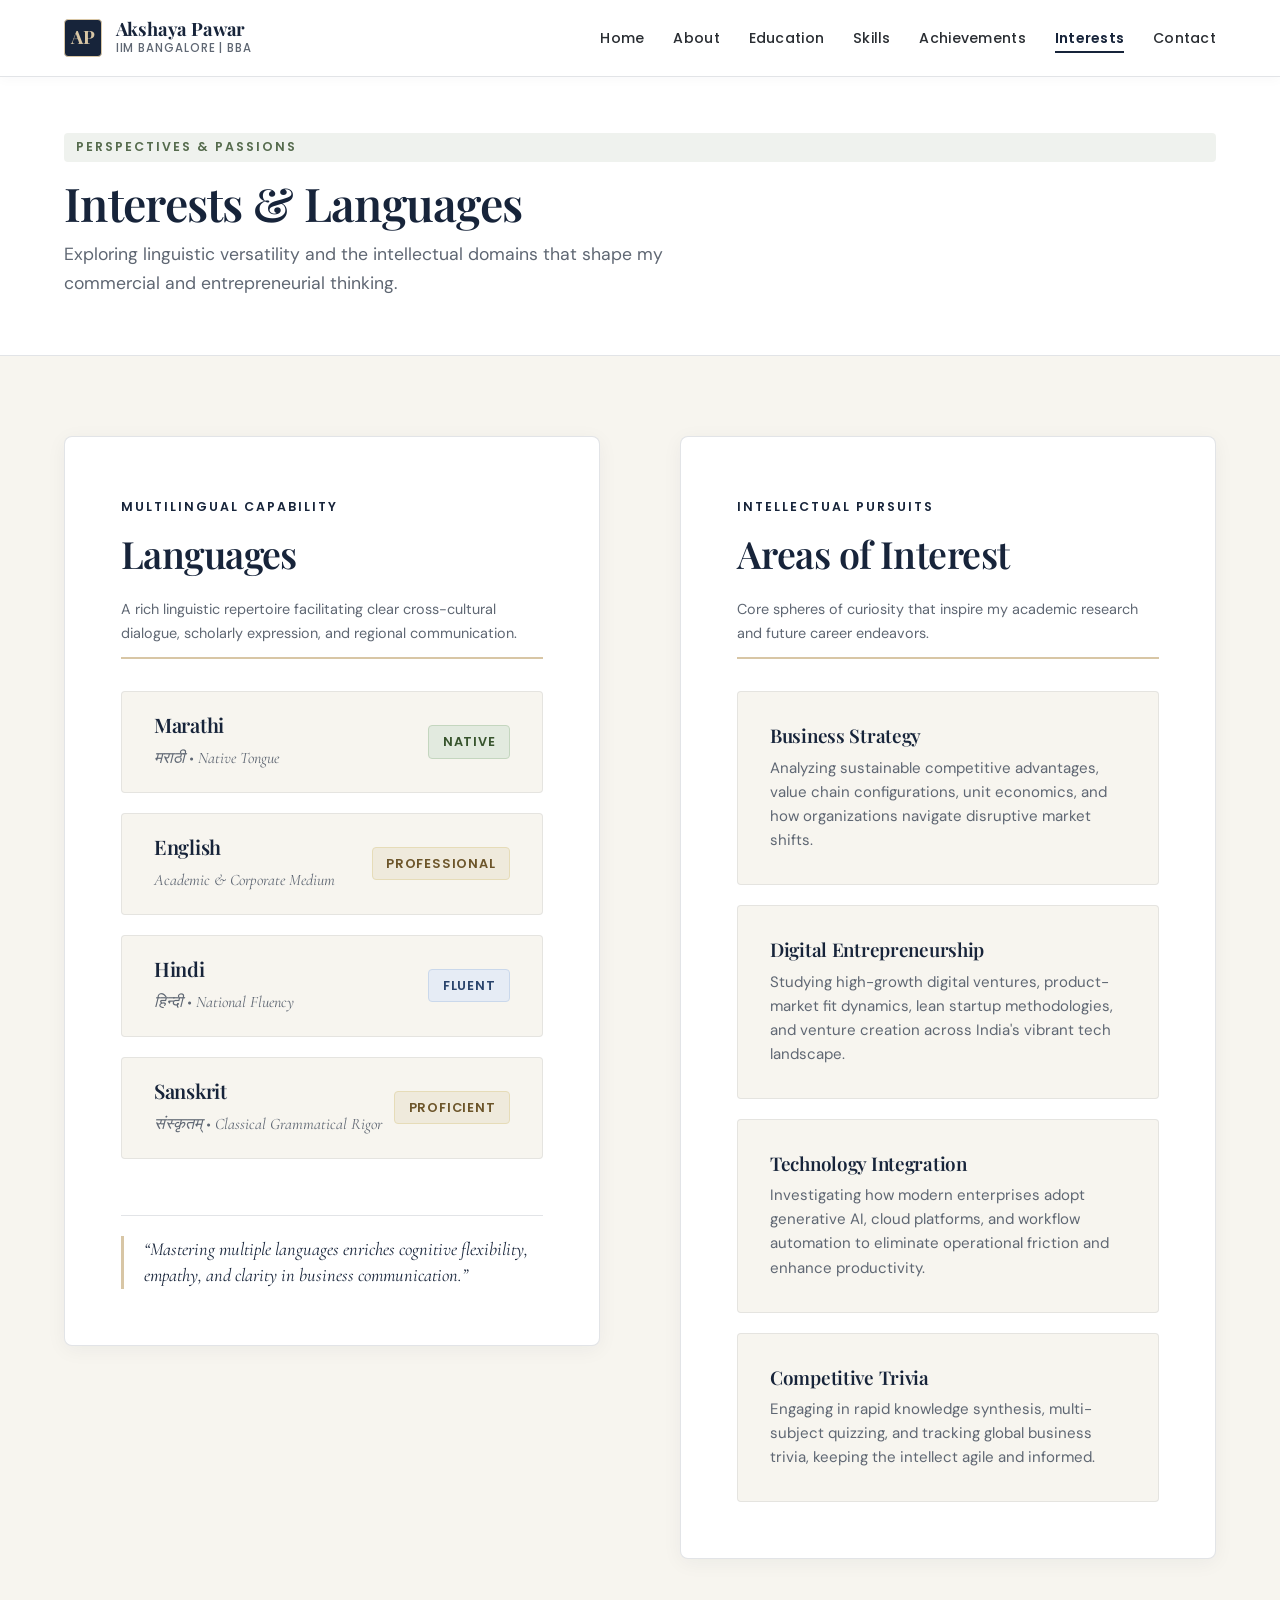
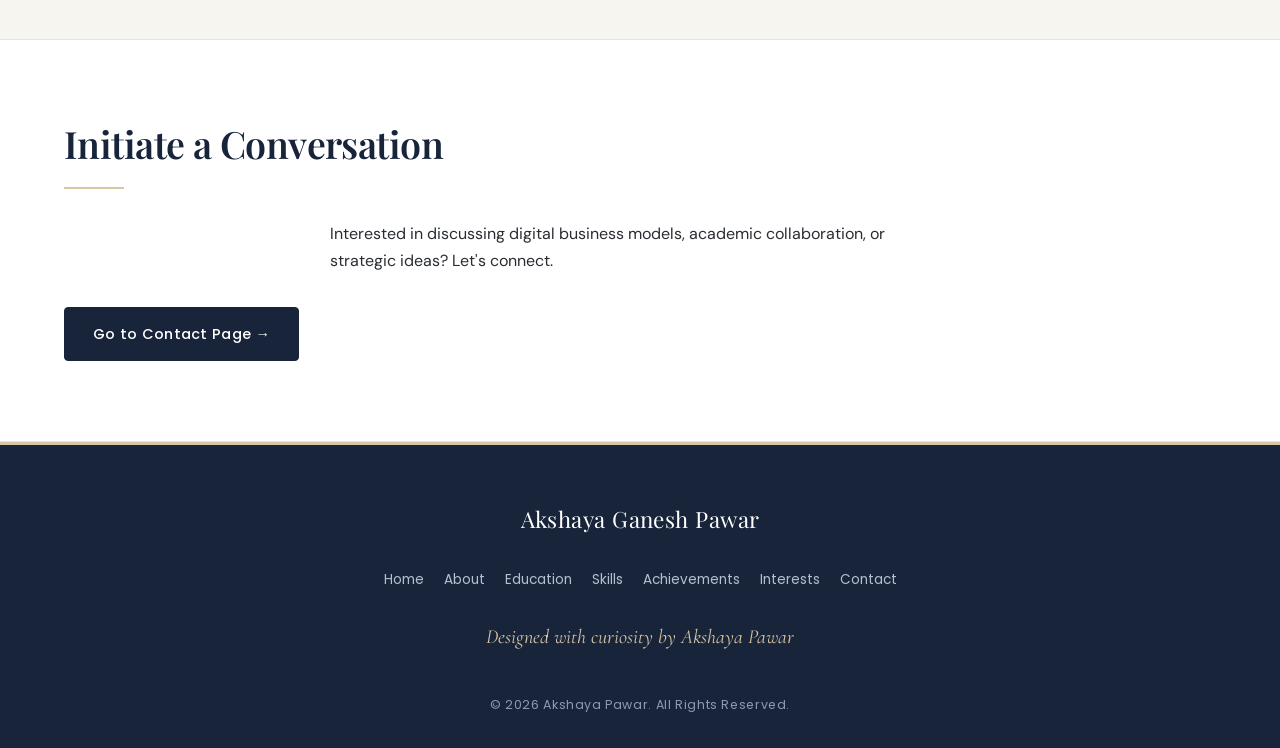
<file: interests.html>
<!DOCTYPE html>
<html lang="en">
<head>
  <meta charset="UTF-8">
  <meta name="viewport" content="width=device-width, initial-scale=1.0">
  <title>Interests &amp; Languages | Akshaya Pawar Portfolio</title>
  
  <!-- Google Fonts: Playfair Display, DM Sans, Poppins, Cormorant Garamond -->
  <link rel="preconnect" href="https://fonts.googleapis.com">
  <link rel="preconnect" href="https://fonts.gstatic.com" crossorigin>
  <link href="https://fonts.googleapis.com/css2?family=Cormorant+Garamond:ital,wght@0,400;0,600;1,400;1,600&family=DM+Sans:ital,wght@0,400;0,500;0,700;1,400&family=Playfair+Display:ital,wght@0,400;0,600;0,700;1,400&family=Poppins:wght@400;500;600&display=swap" rel="stylesheet">
  
  <!-- Shared External Stylesheet -->
  <link rel="stylesheet" href="style.css">
</head>
<body>

  <!-- Top Navigation Header -->
  <header class="site-header">
    <div class="container header-inner">
      <a href="index.html" class="brand-logo" aria-label="Akshaya Pawar Homepage">
        <span class="brand-emblem" aria-hidden="true">AP</span>
        <span class="brand-text">
          <span class="brand-name">Akshaya Pawar</span>
          <span class="brand-sub">IIM Bangalore | BBA</span>
        </span>
      </a>

      <!-- Pure CSS Mobile Menu Toggle -->
      <input type="checkbox" id="nav-toggle" class="nav-toggle" aria-label="Toggle navigation menu">
      <label for="nav-toggle" class="nav-toggle-label" aria-hidden="true">
        <span></span>
        <span></span>
        <span></span>
      </label>

      <!-- Main Navigation Links -->
      <nav aria-label="Main Navigation">
        <ul class="nav-menu">
          <li><a href="index.html" class="nav-link">Home</a></li>
          <li><a href="about.html" class="nav-link">About</a></li>
          <li><a href="education.html" class="nav-link">Education</a></li>
          <li><a href="skills.html" class="nav-link">Skills</a></li>
          <li><a href="achievements.html" class="nav-link">Achievements</a></li>
          <li><a href="interests.html" class="nav-link active">Interests</a></li>
          <li><a href="contact.html" class="nav-link">Contact</a></li>
        </ul>
      </nav>
    </div>
  </header>

  <main>
    <!-- Page Banner -->
    <section class="page-banner">
      <div class="container">
        <div class="page-banner-content">
          <span class="eyebrow eyebrow-sage">Perspectives &amp; Passions</span>
          <h1 class="page-banner-title">Interests &amp; Languages</h1>
          <p class="page-banner-subtitle">
            Exploring linguistic versatility and the intellectual domains that shape my commercial and entrepreneurial thinking.
          </p>
        </div>
      </div>
    </section>

    <!-- Dual Editorial Column Section -->
    <section class="section">
      <div class="container">
        <div class="dual-editorial-grid">

          <!-- Left Column: Linguistic Versatility -->
          <div class="editorial-column">
            <div class="column-header">
              <span class="eyebrow">Multilingual Capability</span>
              <h2>Languages</h2>
              <p class="text-muted text-small">
                A rich linguistic repertoire facilitating clear cross-cultural dialogue, scholarly expression, and regional communication.
              </p>
            </div>

            <div class="language-list">
              
              <!-- Marathi -->
              <div class="language-card">
                <div class="lang-primary">
                  <h3 class="lang-title">Marathi</h3>
                  <span class="lang-script">मराठी &bull; Native Tongue</span>
                </div>
                <span class="lang-badge badge-native">Native</span>
              </div>

              <!-- English -->
              <div class="language-card">
                <div class="lang-primary">
                  <h3 class="lang-title">English</h3>
                  <span class="lang-script">Academic &amp; Corporate Medium</span>
                </div>
                <span class="lang-badge badge-prof">Professional</span>
              </div>

              <!-- Hindi -->
              <div class="language-card">
                <div class="lang-primary">
                  <h3 class="lang-title">Hindi</h3>
                  <span class="lang-script">हिन्दी &bull; National Fluency</span>
                </div>
                <span class="lang-badge badge-fluent">Fluent</span>
              </div>

              <!-- Sanskrit -->
              <div class="language-card">
                <div class="lang-primary">
                  <h3 class="lang-title">Sanskrit</h3>
                  <span class="lang-script">संस्कृतम् &bull; Classical Grammatical Rigor</span>
                </div>
                <span class="lang-badge badge-prof">Proficient</span>
              </div>

            </div>

            <div style="margin-top: var(--space-xl); padding-top: var(--space-md); border-top: 1px solid var(--color-border-subtle);">
              <blockquote class="editorial-quote" style="font-size: 1.15rem; margin: 0; padding-left: var(--space-md);">
                &ldquo;Mastering multiple languages enriches cognitive flexibility, empathy, and clarity in business communication.&rdquo;
              </blockquote>
            </div>
          </div>

          <!-- Right Column: Areas of Interest -->
          <div class="editorial-column">
            <div class="column-header">
              <span class="eyebrow">Intellectual Pursuits</span>
              <h2>Areas of Interest</h2>
              <p class="text-muted text-small">
                Core spheres of curiosity that inspire my academic research and future career endeavors.
              </p>
            </div>

            <div class="interests-container">
              
              <!-- Interest 1: Business Strategy -->
              <div class="interest-item-card">
                <h4>Business Strategy</h4>
                <p>
                  Analyzing sustainable competitive advantages, value chain configurations, unit economics, and how organizations navigate disruptive market shifts.
                </p>
              </div>

              <!-- Interest 2: Digital Entrepreneurship -->
              <div class="interest-item-card">
                <h4>Digital Entrepreneurship</h4>
                <p>
                  Studying high-growth digital ventures, product-market fit dynamics, lean startup methodologies, and venture creation across India's vibrant tech landscape.
                </p>
              </div>

              <!-- Interest 3: Technology Integration -->
              <div class="interest-item-card">
                <h4>Technology Integration</h4>
                <p>
                  Investigating how modern enterprises adopt generative AI, cloud platforms, and workflow automation to eliminate operational friction and enhance productivity.
                </p>
              </div>

              <!-- Interest 4: Competitive Trivia -->
              <div class="interest-item-card">
                <h4>Competitive Trivia</h4>
                <p>
                  Engaging in rapid knowledge synthesis, multi-subject quizzing, and tracking global business trivia, keeping the intellect agile and informed.
                </p>
              </div>

            </div>

          </div>

        </div>
      </div>
    </section>

    <!-- Bottom Connect CTA -->
    <section class="section section-alt">
      <div class="container text-center">
        <h2>Initiate a Conversation</h2>
        <hr class="divider-champagne">
        <p class="subtext" style="max-width: 620px; margin: 0 auto var(--space-lg);">
          Interested in discussing digital business models, academic collaboration, or strategic ideas? Let's connect.
        </p>
        <a href="contact.html" class="btn btn-primary">Go to Contact Page &rarr;</a>
      </div>
    </section>
  </main>

  <!-- Site Footer -->
  <footer class="site-footer">
    <div class="container footer-inner">
      <div class="footer-brand">Akshaya Ganesh Pawar</div>
      <ul class="footer-nav">
        <li><a href="index.html">Home</a></li>
        <li><a href="about.html">About</a></li>
        <li><a href="education.html">Education</a></li>
        <li><a href="skills.html">Skills</a></li>
        <li><a href="achievements.html">Achievements</a></li>
        <li><a href="interests.html">Interests</a></li>
        <li><a href="contact.html">Contact</a></li>
      </ul>
      <p class="footer-curiosity">Designed with curiosity by Akshaya Pawar</p>
      <p class="footer-copyright">&copy; 2026 Akshaya Pawar. All Rights Reserved.</p>
    </div>
  </footer>

</body>
</html>
</file>
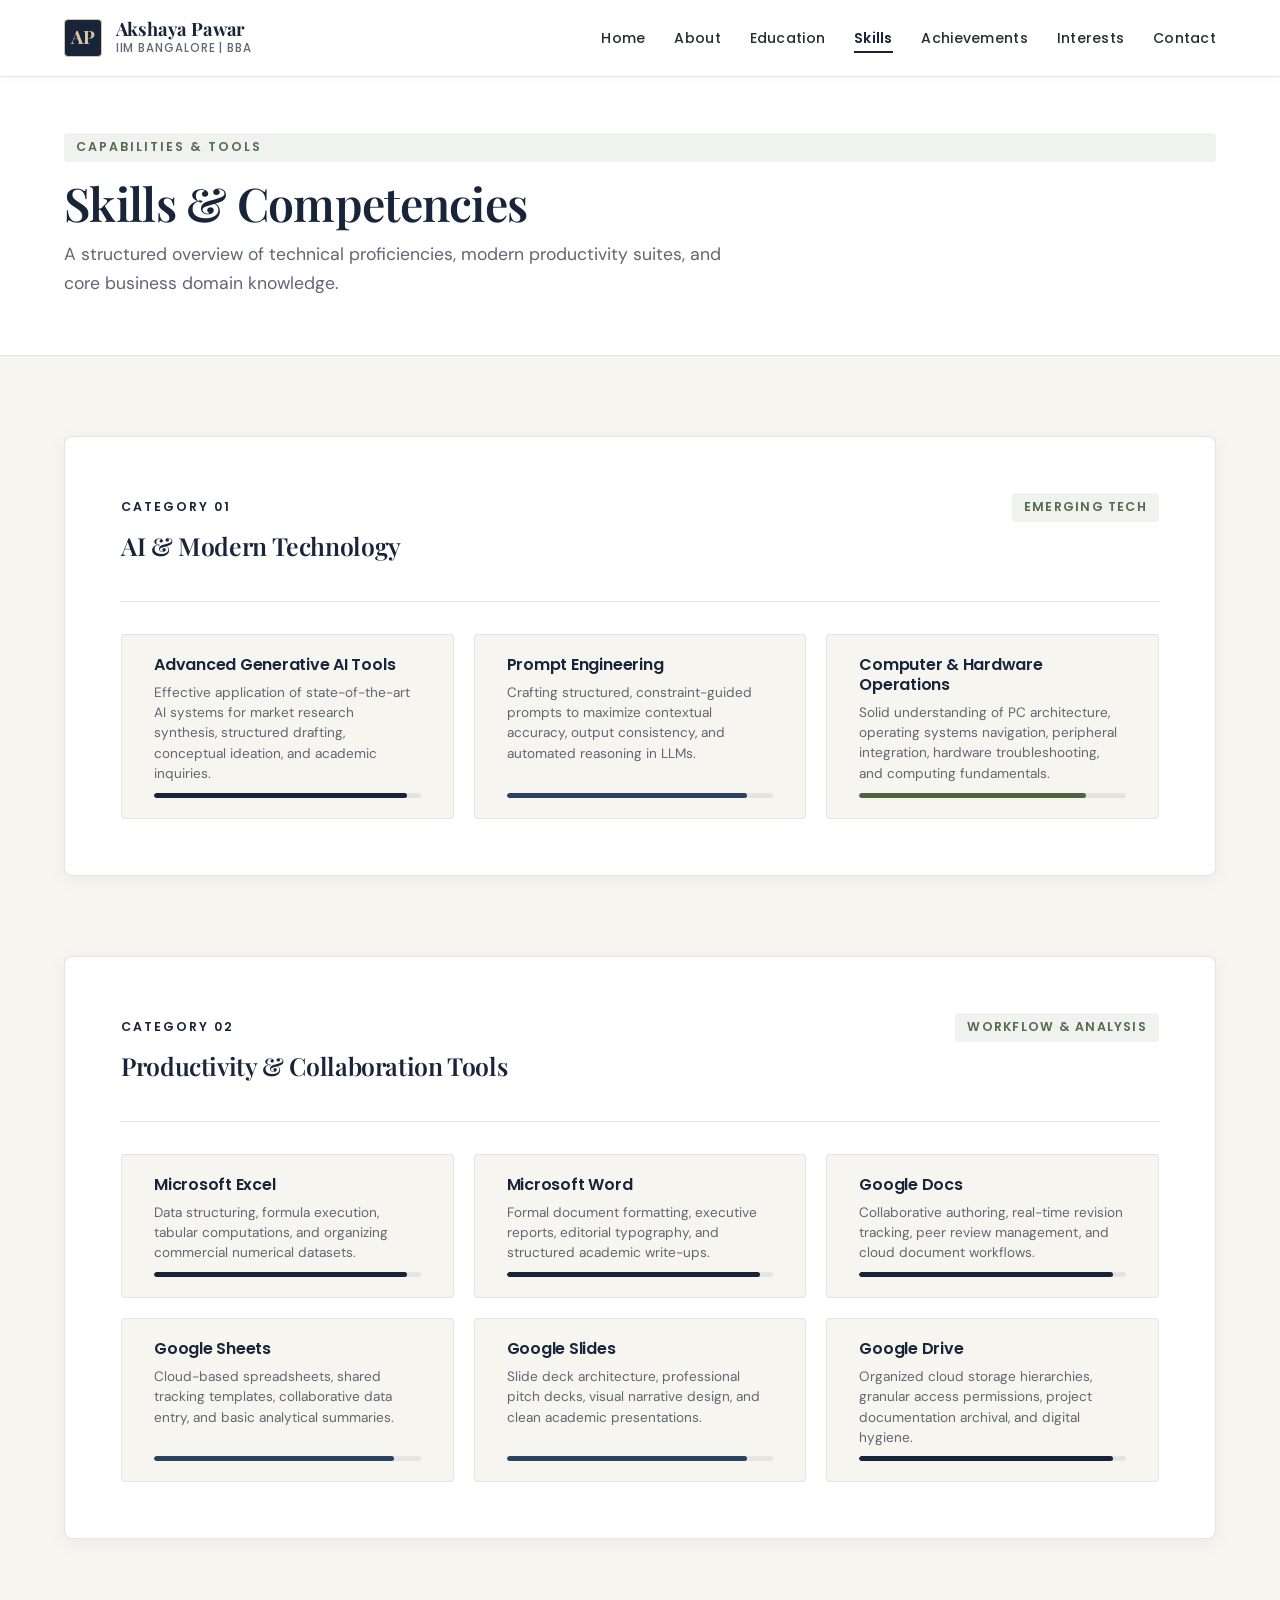
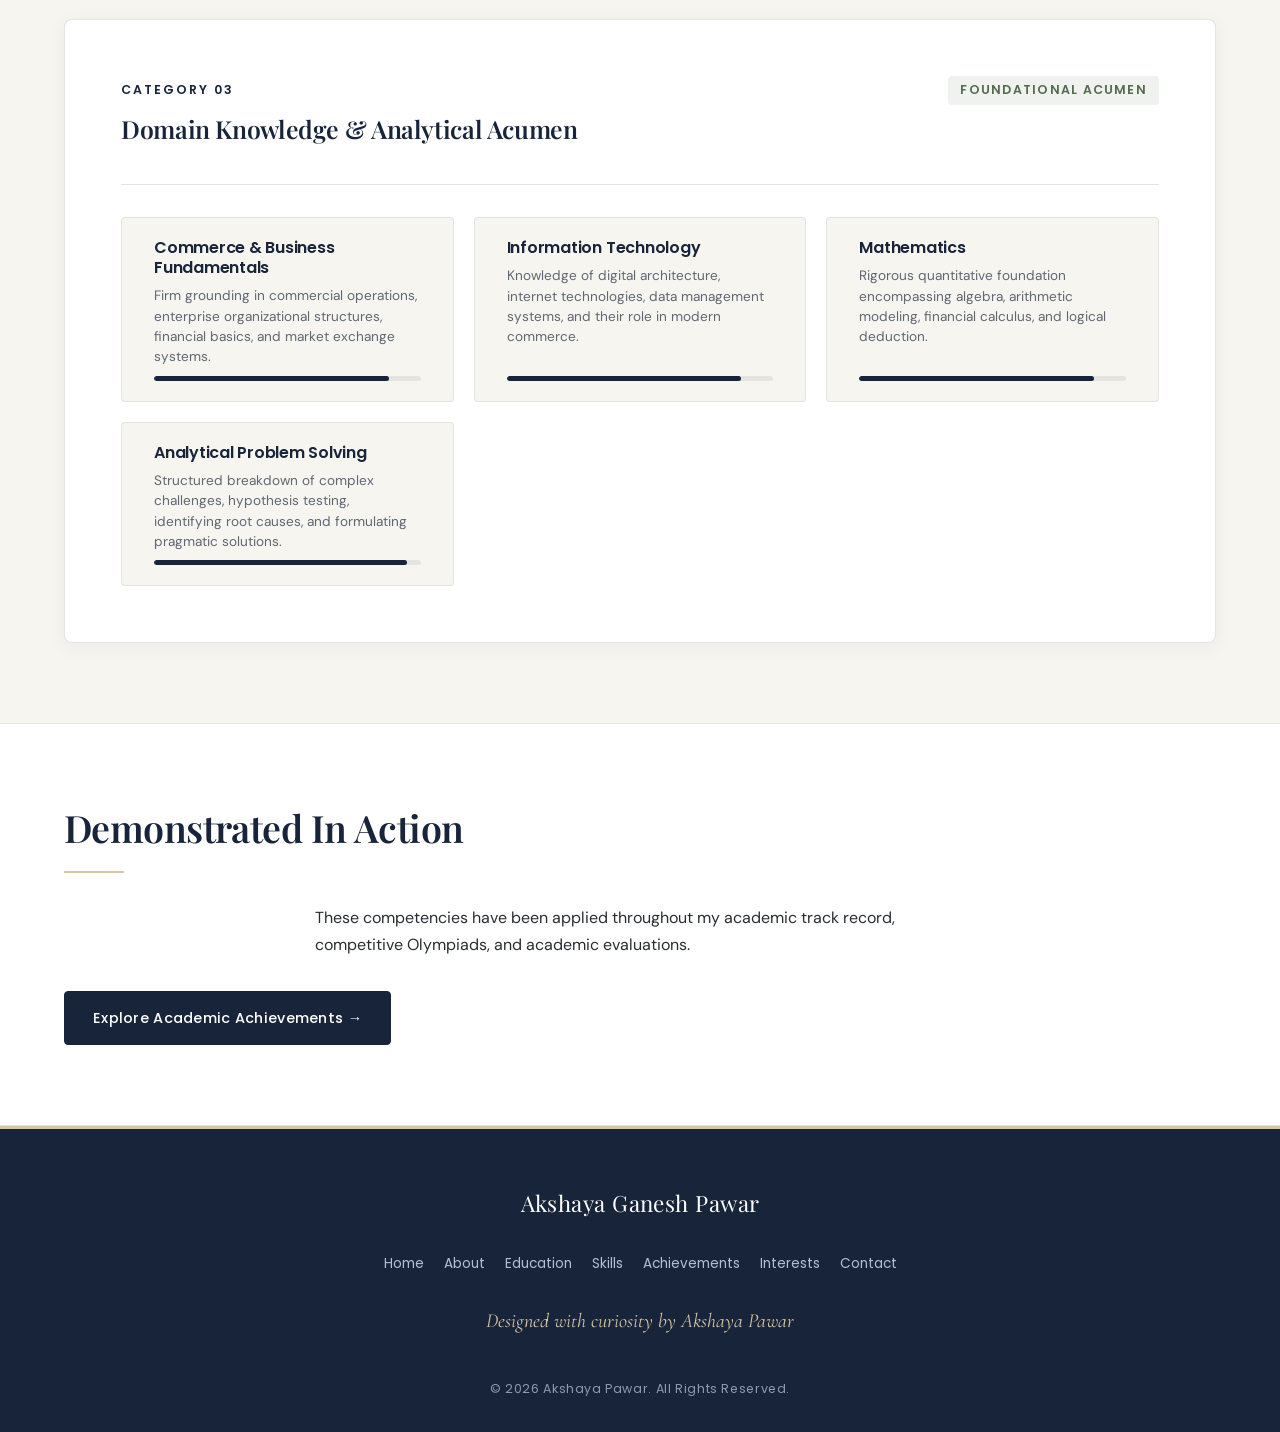
<file: skills.html>
<!DOCTYPE html>
<html lang="en">
<head>
  <meta charset="UTF-8">
  <meta name="viewport" content="width=device-width, initial-scale=1.0">
  <title>Skills &amp; Competencies | Akshaya Pawar Portfolio</title>
  
  <!-- Google Fonts: Playfair Display, DM Sans, Poppins, Cormorant Garamond -->
  <link rel="preconnect" href="https://fonts.googleapis.com">
  <link rel="preconnect" href="https://fonts.gstatic.com" crossorigin>
  <link href="https://fonts.googleapis.com/css2?family=Cormorant+Garamond:ital,wght@0,400;0,600;1,400;1,600&family=DM+Sans:ital,wght@0,400;0,500;0,700;1,400&family=Playfair+Display:ital,wght@0,400;0,600;0,700;1,400&family=Poppins:wght@400;500;600&display=swap" rel="stylesheet">
  
  <!-- Shared External Stylesheet -->
  <link rel="stylesheet" href="style.css">
</head>
<body>

  <!-- Top Navigation Header -->
  <header class="site-header">
    <div class="container header-inner">
      <a href="index.html" class="brand-logo" aria-label="Akshaya Pawar Homepage">
        <span class="brand-emblem" aria-hidden="true">AP</span>
        <span class="brand-text">
          <span class="brand-name">Akshaya Pawar</span>
          <span class="brand-sub">IIM Bangalore | BBA</span>
        </span>
      </a>

      <!-- Pure CSS Mobile Menu Toggle -->
      <input type="checkbox" id="nav-toggle" class="nav-toggle" aria-label="Toggle navigation menu">
      <label for="nav-toggle" class="nav-toggle-label" aria-hidden="true">
        <span></span>
        <span></span>
        <span></span>
      </label>

      <!-- Main Navigation Links -->
      <nav aria-label="Main Navigation">
        <ul class="nav-menu">
          <li><a href="index.html" class="nav-link">Home</a></li>
          <li><a href="about.html" class="nav-link">About</a></li>
          <li><a href="education.html" class="nav-link">Education</a></li>
          <li><a href="skills.html" class="nav-link active">Skills</a></li>
          <li><a href="achievements.html" class="nav-link">Achievements</a></li>
          <li><a href="interests.html" class="nav-link">Interests</a></li>
          <li><a href="contact.html" class="nav-link">Contact</a></li>
        </ul>
      </nav>
    </div>
  </header>

  <main>
    <!-- Page Banner -->
    <section class="page-banner">
      <div class="container">
        <div class="page-banner-content">
          <span class="eyebrow eyebrow-sage">Capabilities &amp; Tools</span>
          <h1 class="page-banner-title">Skills &amp; Competencies</h1>
          <p class="page-banner-subtitle">
            A structured overview of technical proficiencies, modern productivity suites, and core business domain knowledge.
          </p>
        </div>
      </div>
    </section>

    <!-- Skills Categories Section -->
    <section class="section">
      <div class="container skills-container">

        <!-- Category 1: AI & Modern Technology -->
        <div class="skill-category-block">
          <div class="category-header">
            <div>
              <span class="eyebrow">Category 01</span>
              <h2 class="category-title">AI &amp; Modern Technology</h2>
            </div>
            <span class="category-tag">Emerging Tech</span>
          </div>

          <div class="skills-card-grid">
            
            <div class="skill-card">
              <div>
                <h3 class="skill-name">Advanced Generative AI Tools</h3>
                <p class="skill-category-note">
                  Effective application of state-of-the-art AI systems for market research synthesis, structured drafting, conceptual ideation, and academic inquiries.
                </p>
              </div>
              <div class="skill-indicator-wrapper">
                <div class="skill-bar-track">
                  <div class="skill-bar-fill fill-expert"></div>
                </div>
              </div>
            </div>

            <div class="skill-card">
              <div>
                <h3 class="skill-name">Prompt Engineering</h3>
                <p class="skill-category-note">
                  Crafting structured, constraint-guided prompts to maximize contextual accuracy, output consistency, and automated reasoning in LLMs.
                </p>
              </div>
              <div class="skill-indicator-wrapper">
                <div class="skill-bar-track">
                  <div class="skill-bar-fill fill-advanced"></div>
                </div>
              </div>
            </div>

            <div class="skill-card">
              <div>
                <h3 class="skill-name">Computer &amp; Hardware Operations</h3>
                <p class="skill-category-note">
                  Solid understanding of PC architecture, operating systems navigation, peripheral integration, hardware troubleshooting, and computing fundamentals.
                </p>
              </div>
              <div class="skill-indicator-wrapper">
                <div class="skill-bar-track">
                  <div class="skill-bar-fill fill-proficient"></div>
                </div>
              </div>
            </div>

          </div>
        </div>

        <!-- Category 2: Productivity Tools -->
        <div class="skill-category-block">
          <div class="category-header">
            <div>
              <span class="eyebrow">Category 02</span>
              <h2 class="category-title">Productivity &amp; Collaboration Tools</h2>
            </div>
            <span class="category-tag">Workflow &amp; Analysis</span>
          </div>

          <div class="skills-card-grid">
            
            <div class="skill-card">
              <div>
                <h3 class="skill-name">Microsoft Excel</h3>
                <p class="skill-category-note">
                  Data structuring, formula execution, tabular computations, and organizing commercial numerical datasets.
                </p>
              </div>
              <div class="skill-indicator-wrapper">
                <div class="skill-bar-track">
                  <div class="skill-bar-fill fill-expert"></div>
                </div>
              </div>
            </div>

            <div class="skill-card">
              <div>
                <h3 class="skill-name">Microsoft Word</h3>
                <p class="skill-category-note">
                  Formal document formatting, executive reports, editorial typography, and structured academic write-ups.
                </p>
              </div>
              <div class="skill-indicator-wrapper">
                <div class="skill-bar-track">
                  <div class="skill-bar-fill fill-expert"></div>
                </div>
              </div>
            </div>

            <div class="skill-card">
              <div>
                <h3 class="skill-name">Google Docs</h3>
                <p class="skill-category-note">
                  Collaborative authoring, real-time revision tracking, peer review management, and cloud document workflows.
                </p>
              </div>
              <div class="skill-indicator-wrapper">
                <div class="skill-bar-track">
                  <div class="skill-bar-fill fill-expert"></div>
                </div>
              </div>
            </div>

            <div class="skill-card">
              <div>
                <h3 class="skill-name">Google Sheets</h3>
                <p class="skill-category-note">
                  Cloud-based spreadsheets, shared tracking templates, collaborative data entry, and basic analytical summaries.
                </p>
              </div>
              <div class="skill-indicator-wrapper">
                <div class="skill-bar-track">
                  <div class="skill-bar-fill fill-advanced"></div>
                </div>
              </div>
            </div>

            <div class="skill-card">
              <div>
                <h3 class="skill-name">Google Slides</h3>
                <p class="skill-category-note">
                  Slide deck architecture, professional pitch decks, visual narrative design, and clean academic presentations.
                </p>
              </div>
              <div class="skill-indicator-wrapper">
                <div class="skill-bar-track">
                  <div class="skill-bar-fill fill-advanced"></div>
                </div>
              </div>
            </div>

            <div class="skill-card">
              <div>
                <h3 class="skill-name">Google Drive</h3>
                <p class="skill-category-note">
                  Organized cloud storage hierarchies, granular access permissions, project documentation archival, and digital hygiene.
                </p>
              </div>
              <div class="skill-indicator-wrapper">
                <div class="skill-bar-track">
                  <div class="skill-bar-fill fill-expert"></div>
                </div>
              </div>
            </div>

          </div>
        </div>

        <!-- Category 3: Domain Knowledge -->
        <div class="skill-category-block">
          <div class="category-header">
            <div>
              <span class="eyebrow">Category 03</span>
              <h2 class="category-title">Domain Knowledge &amp; Analytical Acumen</h2>
            </div>
            <span class="category-tag">Foundational Acumen</span>
          </div>

          <div class="skills-card-grid">
            
            <div class="skill-card">
              <div>
                <h3 class="skill-name">Commerce &amp; Business Fundamentals</h3>
                <p class="skill-category-note">
                  Firm grounding in commercial operations, enterprise organizational structures, financial basics, and market exchange systems.
                </p>
              </div>
              <div class="skill-indicator-wrapper">
                <div class="skill-bar-track">
                  <div class="skill-bar-fill fill-core"></div>
                </div>
              </div>
            </div>

            <div class="skill-card">
              <div>
                <h3 class="skill-name">Information Technology</h3>
                <p class="skill-category-note">
                  Knowledge of digital architecture, internet technologies, data management systems, and their role in modern commerce.
                </p>
              </div>
              <div class="skill-indicator-wrapper">
                <div class="skill-bar-track">
                  <div class="skill-bar-fill fill-core"></div>
                </div>
              </div>
            </div>

            <div class="skill-card">
              <div>
                <h3 class="skill-name">Mathematics</h3>
                <p class="skill-category-note">
                  Rigorous quantitative foundation encompassing algebra, arithmetic modeling, financial calculus, and logical deduction.
                </p>
              </div>
              <div class="skill-indicator-wrapper">
                <div class="skill-bar-track">
                  <div class="skill-bar-fill fill-core"></div>
                </div>
              </div>
            </div>

            <div class="skill-card">
              <div>
                <h3 class="skill-name">Analytical Problem Solving</h3>
                <p class="skill-category-note">
                  Structured breakdown of complex challenges, hypothesis testing, identifying root causes, and formulating pragmatic solutions.
                </p>
              </div>
              <div class="skill-indicator-wrapper">
                <div class="skill-bar-track">
                  <div class="skill-bar-fill fill-expert"></div>
                </div>
              </div>
            </div>

          </div>
        </div>

      </div>
    </section>

    <!-- Bottom Action CTA -->
    <section class="section section-alt">
      <div class="container text-center">
        <h2>Demonstrated In Action</h2>
        <hr class="divider-champagne">
        <p class="subtext" style="max-width: 650px; margin: 0 auto var(--space-lg);">
          These competencies have been applied throughout my academic track record, competitive Olympiads, and academic evaluations.
        </p>
        <a href="achievements.html" class="btn btn-primary">Explore Academic Achievements &rarr;</a>
      </div>
    </section>
  </main>

  <!-- Site Footer -->
  <footer class="site-footer">
    <div class="container footer-inner">
      <div class="footer-brand">Akshaya Ganesh Pawar</div>
      <ul class="footer-nav">
        <li><a href="index.html">Home</a></li>
        <li><a href="about.html">About</a></li>
        <li><a href="education.html">Education</a></li>
        <li><a href="skills.html">Skills</a></li>
        <li><a href="achievements.html">Achievements</a></li>
        <li><a href="interests.html">Interests</a></li>
        <li><a href="contact.html">Contact</a></li>
      </ul>
      <p class="footer-curiosity">Designed with curiosity by Akshaya Pawar</p>
      <p class="footer-copyright">&copy; 2026 Akshaya Pawar. All Rights Reserved.</p>
    </div>
  </footer>

</body>
</html>
</file>
<file: style.css>
/* ==========================================================================
   AKSHAYA GANESH PAWAR | PERSONAL PORTFOLIO
   Design System & External Stylesheet (style.css)
   Aesthetic: Sophisticated Editorial Minimalism & Subtle Luxury
   Technologies: Pure HTML5 & CSS3 (Zero JavaScript, Zero Frameworks)
   ========================================================================== */

/* --------------------------------------------------------------------------
   1. DESIGN TOKENS & CSS VARIABLES
   -------------------------------------------------------------------------- */
:root {
  /* Brand Color Palette */
  --color-navy: #17243A;          /* Primary brand color - headers, nav, focal points */
  --color-ivory: #F7F5EF;         /* Main background - warm, high-end editorial feel */
  --color-sage: #A8B5A0;          /* Secondary accent - subtle botanical highlights */
  --color-champagne: #D8C6A5;     /* Highlight accent - warm luxury borders & details */
  --color-charcoal: #292D32;      /* Primary body text - high readability, soft contrast */
  --color-white: #FFFFFF;         /* Card surfaces & content containers */

  /* Derived & Tonal Variations */
  --color-navy-light: #223452;
  --color-navy-muted: rgba(23, 36, 58, 0.06);
  --color-sage-soft: rgba(168, 181, 160, 0.18);
  --color-champagne-light: rgba(216, 198, 165, 0.25);
  --color-border-subtle: rgba(23, 36, 58, 0.12);
  --color-border-champagne: #E6DCB8;
  --color-text-muted: #5F6773;

  /* Typography Stacks */
  --font-heading: 'Playfair Display', Georgia, serif;
  --font-body: 'DM Sans', -apple-system, BlinkMacSystemFont, 'Segoe UI', Roboto, sans-serif;
  --font-nav: 'Poppins', -apple-system, BlinkMacSystemFont, 'Segoe UI', sans-serif;
  --font-editorial: 'Cormorant Garamond', Garamond, serif;

  /* Spacing Scale */
  --space-2xs: 0.25rem;  /* 4px */
  --space-xs:  0.5rem;   /* 8px */
  --space-sm:  0.75rem;  /* 12px */
  --space-md:  1.25rem;  /* 20px */
  --space-lg:  2rem;     /* 32px */
  --space-xl:  3.5rem;   /* 56px */
  --space-2xl: 5rem;     /* 80px */

  /* Structural Geometry */
  --max-width: 1160px;
  --radius-sm: 4px;
  --radius-md: 8px;
  --radius-lg: 14px;
  --transition-smooth: all 0.28s ease;
  --shadow-subtle: 0 4px 20px rgba(23, 36, 58, 0.05);
  --shadow-elevated: 0 12px 35px rgba(23, 36, 58, 0.08);
}

/* --------------------------------------------------------------------------
   2. CSS RESET & GLOBAL FOUNDATION
   -------------------------------------------------------------------------- */
*,
*::before,
*::after {
  box-sizing: border-box;
  margin: 0;
  padding: 0;
}

html {
  font-size: 16px;
  scroll-behavior: smooth;
  -webkit-font-smoothing: antialiased;
  -moz-osx-font-smoothing: grayscale;
}

body {
  font-family: var(--font-body);
  background-color: var(--color-ivory);
  color: var(--color-charcoal);
  line-height: 1.68;
  font-weight: 400;
  min-height: 100vh;
  display: flex;
  flex-direction: column;
}

main {
  flex: 1 0 auto;
}

img,
svg {
  display: block;
  max-width: 100%;
}

a {
  color: var(--color-navy);
  text-decoration: none;
  transition: var(--transition-smooth);
}

/* --------------------------------------------------------------------------
   3. TYPOGRAPHY SYSTEM
   -------------------------------------------------------------------------- */
h1, h2, h3, h4 {
  font-family: var(--font-heading);
  color: var(--color-navy);
  font-weight: 600;
  line-height: 1.25;
  letter-spacing: -0.015em;
}

h1 {
  font-size: clamp(2.2rem, 4.5vw, 3.4rem);
}

h2 {
  font-size: clamp(1.75rem, 3.2vw, 2.35rem);
  margin-bottom: var(--space-md);
}

h3 {
  font-size: 1.35rem;
  margin-bottom: var(--space-xs);
}

h4 {
  font-size: 1.1rem;
  font-weight: 600;
}

p {
  margin-bottom: var(--space-md);
  color: var(--color-charcoal);
}

p:last-child {
  margin-bottom: 0;
}

.text-muted {
  color: var(--color-text-muted);
}

.text-small {
  font-size: 0.9rem;
}

/* Editorial Pull Quote / Highlighting */
.editorial-quote {
  font-family: var(--font-editorial);
  font-size: clamp(1.4rem, 2.5vw, 1.85rem);
  font-style: italic;
  line-height: 1.45;
  color: var(--color-navy);
  border-left: 3px solid var(--color-champagne);
  padding-left: var(--space-lg);
  margin: var(--space-lg) 0;
}

/* Monogram & Labels */
.eyebrow {
  font-family: var(--font-nav);
  font-size: 0.78rem;
  text-transform: uppercase;
  letter-spacing: 0.16em;
  font-weight: 600;
  color: var(--color-navy);
  margin-bottom: var(--space-sm);
  display: inline-block;
}

.eyebrow-sage {
  color: #556B4D;
  background-color: var(--color-sage-soft);
  padding: 0.25rem 0.75rem;
  border-radius: var(--radius-sm);
}

/* --------------------------------------------------------------------------
   4. LAYOUT CONTAINERS & SECTION ARCHITECTURE
   -------------------------------------------------------------------------- */
.container {
  width: 90%;
  max-width: var(--max-width);
  margin-left: auto;
  margin-right: auto;
}

.section {
  padding: var(--space-2xl) 0;
}

.section-alt {
  background-color: var(--color-white);
  border-top: 1px solid var(--color-border-subtle);
  border-bottom: 1px solid var(--color-border-subtle);
}

.section-header {
  margin-bottom: var(--space-xl);
  max-width: 760px;
}

.section-header.text-center {
  margin-left: auto;
  margin-right: auto;
  text-align: center;
}

.section-header .subtext {
  font-size: 1.1rem;
  color: var(--color-text-muted);
  line-height: 1.6;
}

.divider {
  height: 1px;
  background-color: var(--color-border-subtle);
  margin: var(--space-xl) 0;
  border: none;
}

.divider-champagne {
  height: 2px;
  width: 60px;
  background-color: var(--color-champagne);
  border: none;
  margin: var(--space-md) 0 var(--space-lg);
}

.section-header.text-center .divider-champagne {
  margin-left: auto;
  margin-right: auto;
}

/* --------------------------------------------------------------------------
   5. HEADER & NAVIGATION (CSS-ONLY RESPONSIVE)
   -------------------------------------------------------------------------- */
.site-header {
  background-color: var(--color-white);
  border-bottom: 1px solid var(--color-border-subtle);
  position: sticky;
  top: 0;
  z-index: 1000;
  box-shadow: 0 2px 12px rgba(23, 36, 58, 0.03);
}

.header-inner {
  display: flex;
  align-items: center;
  justify-content: space-between;
  padding: 1.1rem 0;
}

/* Brand Identity */
.brand-logo {
  display: flex;
  align-items: center;
  gap: 0.85rem;
  text-decoration: none;
}

.brand-emblem {
  width: 38px;
  height: 38px;
  background-color: var(--color-navy);
  color: var(--color-champagne);
  display: flex;
  align-items: center;
  justify-content: center;
  font-family: var(--font-heading);
  font-weight: 700;
  font-size: 1.15rem;
  border-radius: var(--radius-sm);
  border: 1px solid var(--color-champagne);
  letter-spacing: 0.02em;
}

.brand-text {
  display: flex;
  flex-direction: column;
}

.brand-name {
  font-family: var(--font-heading);
  font-size: 1.15rem;
  font-weight: 700;
  color: var(--color-navy);
  letter-spacing: -0.01em;
  line-height: 1.15;
}

.brand-sub {
  font-family: var(--font-nav);
  font-size: 0.72rem;
  font-weight: 500;
  color: var(--color-text-muted);
  letter-spacing: 0.08em;
  text-transform: uppercase;
}

/* Navigation Links */
.nav-menu {
  display: flex;
  align-items: center;
  list-style: none;
  gap: 1.8rem;
}

.nav-link {
  font-family: var(--font-nav);
  font-size: 0.88rem;
  font-weight: 500;
  color: var(--color-charcoal);
  position: relative;
  padding: 0.35rem 0;
  letter-spacing: 0.02em;
}

.nav-link::after {
  content: '';
  position: absolute;
  bottom: 0;
  left: 0;
  width: 0%;
  height: 2px;
  background-color: var(--color-champagne);
  transition: width 0.25s ease;
}

.nav-link:hover {
  color: var(--color-navy);
}

.nav-link:hover::after {
  width: 100%;
}

.nav-link.active {
  color: var(--color-navy);
  font-weight: 600;
}

.nav-link.active::after {
  width: 100%;
  background-color: var(--color-navy);
}

/* Pure CSS Mobile Navigation via Checkbox */
.nav-toggle {
  display: none;
}

.nav-toggle-label {
  display: none;
  cursor: pointer;
  flex-direction: column;
  justify-content: space-around;
  width: 28px;
  height: 22px;
}

.nav-toggle-label span {
  display: block;
  height: 2px;
  width: 100%;
  background-color: var(--color-navy);
  border-radius: 2px;
  transition: var(--transition-smooth);
}

/* --------------------------------------------------------------------------
   6. BUTTONS & CALL-TO-ACTIONS
   -------------------------------------------------------------------------- */
.btn-group {
  display: flex;
  flex-wrap: wrap;
  gap: var(--space-md);
  margin-top: var(--space-lg);
}

.btn {
  display: inline-flex;
  align-items: center;
  justify-content: center;
  gap: 0.5rem;
  font-family: var(--font-nav);
  font-size: 0.9rem;
  font-weight: 500;
  padding: 0.85rem 1.75rem;
  border-radius: var(--radius-sm);
  cursor: pointer;
  border: 1px solid transparent;
  transition: var(--transition-smooth);
  letter-spacing: 0.02em;
}

.btn-primary {
  background-color: var(--color-navy);
  color: var(--color-white);
  border-color: var(--color-navy);
}

.btn-primary:hover {
  background-color: var(--color-navy-light);
  border-color: var(--color-navy-light);
  color: var(--color-white);
  transform: translateY(-2px);
  box-shadow: 0 6px 16px rgba(23, 36, 58, 0.15);
}

.btn-secondary {
  background-color: transparent;
  color: var(--color-navy);
  border-color: var(--color-navy);
}

.btn-secondary:hover {
  background-color: var(--color-navy);
  color: var(--color-white);
  transform: translateY(-2px);
  box-shadow: 0 6px 16px rgba(23, 36, 58, 0.1);
}

.btn-champagne {
  background-color: #EFE6D4;
  color: var(--color-navy);
  border-color: var(--color-champagne);
}

.btn-champagne:hover {
  background-color: var(--color-champagne);
  color: var(--color-navy);
}

/* --------------------------------------------------------------------------
   7. PAGE BANNER (FOR INNER PAGES)
   -------------------------------------------------------------------------- */
.page-banner {
  background-color: var(--color-white);
  border-bottom: 1px solid var(--color-border-subtle);
  padding: var(--space-xl) 0;
}

.page-banner-content {
  display: flex;
  flex-direction: column;
}

.page-banner-title {
  font-size: clamp(2rem, 3.8vw, 2.9rem);
  color: var(--color-navy);
  margin-bottom: var(--space-xs);
}

.page-banner-subtitle {
  font-size: 1.1rem;
  color: var(--color-text-muted);
  max-width: 680px;
}

/* --------------------------------------------------------------------------
   8. HERO SECTION (HOME PAGE)
   -------------------------------------------------------------------------- */
.hero {
  padding: var(--space-2xl) 0;
  position: relative;
  overflow: hidden;
}

.hero-grid {
  display: grid;
  grid-template-columns: 1.15fr 0.85fr;
  gap: var(--space-2xl);
  align-items: center;
}

.hero-content {
  display: flex;
  flex-direction: column;
}

.hero-tagline-badge {
  display: inline-flex;
  align-items: center;
  gap: 0.5rem;
  font-family: var(--font-nav);
  font-size: 0.82rem;
  font-weight: 600;
  letter-spacing: 0.1em;
  text-transform: uppercase;
  color: var(--color-navy);
  background-color: var(--color-sage-soft);
  border: 1px solid rgba(168, 181, 160, 0.4);
  padding: 0.4rem 1rem;
  border-radius: var(--radius-sm);
  margin-bottom: var(--space-md);
  align-self: flex-start;
}

.hero-name {
  font-size: clamp(2.4rem, 4.8vw, 3.8rem);
  font-weight: 700;
  line-height: 1.1;
  color: var(--color-navy);
  margin-bottom: var(--space-sm);
  letter-spacing: -0.02em;
}

.hero-role {
  font-family: var(--font-heading);
  font-size: clamp(1.25rem, 2vw, 1.55rem);
  color: #43546D;
  font-weight: 500;
  font-style: italic;
  margin-bottom: var(--space-md);
}

.hero-location {
  display: flex;
  align-items: center;
  gap: 0.5rem;
  font-family: var(--font-nav);
  font-size: 0.92rem;
  color: var(--color-text-muted);
  margin-bottom: var(--space-lg);
}

.location-dot {
  width: 8px;
  height: 8px;
  background-color: var(--color-sage);
  border-radius: 50%;
  display: inline-block;
}

.hero-bio {
  font-size: 1.08rem;
  line-height: 1.72;
  color: var(--color-charcoal);
  margin-bottom: var(--space-lg);
  max-width: 580px;
}

/* Hero Portrait / Editorial Visual Element */
.hero-visual {
  display: flex;
  justify-content: center;
  align-items: center;
}

.editorial-portrait-frame {
  position: relative;
  width: 100%;
  max-width: 400px;
  background-color: var(--color-white);
  border: 1px solid var(--color-border-subtle);
  border-radius: var(--radius-md);
  padding: var(--space-md);
  box-shadow: var(--shadow-elevated);
}

/* Decorative Gold Corner Accents */
.editorial-portrait-frame::before {
  content: '';
  position: absolute;
  top: -8px;
  right: -8px;
  width: 45px;
  height: 45px;
  border-top: 2px solid var(--color-champagne);
  border-right: 2px solid var(--color-champagne);
  pointer-events: none;
}

.editorial-portrait-frame::after {
  content: '';
  position: absolute;
  bottom: -8px;
  left: -8px;
  width: 45px;
  height: 45px;
  border-bottom: 2px solid var(--color-champagne);
  border-left: 2px solid var(--color-champagne);
  pointer-events: none;
}

.portrait-inner {
  background: linear-gradient(145deg, #1A2840, #0E1726);
  border-radius: var(--radius-sm);
  padding: var(--space-xl) var(--space-lg);
  color: var(--color-white);
  text-align: center;
  position: relative;
  overflow: hidden;
  border: 1px solid rgba(216, 198, 165, 0.3);
}

.portrait-badge-circle {
  width: 120px;
  height: 120px;
  margin: 0 auto var(--space-lg);
  border-radius: 50%;
  background: radial-gradient(circle, rgba(216, 198, 165, 0.15) 0%, rgba(23, 36, 58, 0.6) 100%);
  border: 2px solid var(--color-champagne);
  display: flex;
  align-items: center;
  justify-content: center;
  position: relative;
}

.portrait-badge-circle::after {
  content: '';
  position: absolute;
  inset: 5px;
  border: 1px dashed rgba(216, 198, 165, 0.5);
  border-radius: 50%;
}

.portrait-monogram {
  font-family: var(--font-heading);
  font-size: 2.8rem;
  font-weight: 700;
  color: var(--color-champagne);
  letter-spacing: 0.04em;
}

.portrait-caption {
  font-family: var(--font-heading);
  font-size: 1.25rem;
  color: var(--color-white);
  margin-bottom: 0.25rem;
}

.portrait-institute {
  font-family: var(--font-nav);
  font-size: 0.78rem;
  text-transform: uppercase;
  letter-spacing: 0.14em;
  color: var(--color-champagne);
  margin-bottom: var(--space-md);
}

.portrait-meta-row {
  display: grid;
  grid-template-columns: 1fr 1fr;
  gap: var(--space-sm);
  padding-top: var(--space-md);
  border-top: 1px solid rgba(255, 255, 255, 0.12);
}

.portrait-meta-col {
  text-align: center;
}

.meta-label {
  font-family: var(--font-nav);
  font-size: 0.68rem;
  text-transform: uppercase;
  letter-spacing: 0.1em;
  color: var(--color-sage);
  display: block;
}

.meta-val {
  font-size: 0.95rem;
  font-weight: 600;
  color: var(--color-white);
  font-family: var(--font-nav);
}

/* Home Pillars / Editorial Highlights */
.home-pillars-grid {
  display: grid;
  grid-template-columns: repeat(3, 1fr);
  gap: var(--space-lg);
}

.pillar-card {
  background-color: var(--color-white);
  border: 1px solid var(--color-border-subtle);
  border-radius: var(--radius-md);
  padding: var(--space-xl) var(--space-lg);
  position: relative;
  transition: var(--transition-smooth);
}

.pillar-card:hover {
  transform: translateY(-4px);
  box-shadow: var(--shadow-subtle);
  border-color: var(--color-champagne);
}

.pillar-number {
  font-family: var(--font-editorial);
  font-size: 2.5rem;
  font-style: italic;
  color: var(--color-champagne);
  line-height: 1;
  margin-bottom: var(--space-sm);
}

.pillar-card h3 {
  font-size: 1.25rem;
  margin-bottom: var(--space-xs);
}

.pillar-card p {
  color: var(--color-text-muted);
  font-size: 0.95rem;
  line-height: 1.6;
}

/* --------------------------------------------------------------------------
   9. ABOUT PAGE COMPONENTS
   -------------------------------------------------------------------------- */
.about-grid {
  display: grid;
  grid-template-columns: 1.2fr 0.8fr;
  gap: var(--space-2xl);
  align-items: start;
}

.about-narrative {
  display: flex;
  flex-direction: column;
}

.about-statement-box {
  background-color: var(--color-white);
  border-left: 4px solid var(--color-navy);
  border-top: 1px solid var(--color-border-subtle);
  border-right: 1px solid var(--color-border-subtle);
  border-bottom: 1px solid var(--color-border-subtle);
  padding: var(--space-lg);
  border-radius: 0 var(--radius-md) var(--radius-md) 0;
  margin-bottom: var(--space-xl);
  box-shadow: var(--shadow-subtle);
}

.statement-text {
  font-family: var(--font-editorial);
  font-size: 1.32rem;
  line-height: 1.6;
  color: var(--color-navy);
  font-style: italic;
}

.about-card-section {
  margin-bottom: var(--space-xl);
}

.about-card-section h3 {
  display: flex;
  align-items: center;
  gap: 0.6rem;
  font-size: 1.35rem;
  border-bottom: 1px solid var(--color-border-subtle);
  padding-bottom: var(--space-xs);
  margin-bottom: var(--space-sm);
}

.sidebar-profile-card {
  background-color: var(--color-white);
  border: 1px solid var(--color-border-subtle);
  border-radius: var(--radius-md);
  padding: var(--space-xl);
  box-shadow: var(--shadow-subtle);
  position: sticky;
  top: 100px;
}

.sidebar-profile-card h3 {
  font-size: 1.25rem;
  margin-bottom: var(--space-md);
  padding-bottom: var(--space-xs);
  border-bottom: 2px solid var(--color-champagne);
}

.profile-meta-list {
  list-style: none;
  display: flex;
  flex-direction: column;
  gap: var(--space-md);
}

.profile-meta-item {
  display: flex;
  flex-direction: column;
  border-bottom: 1px solid rgba(23, 36, 58, 0.06);
  padding-bottom: var(--space-xs);
}

.profile-meta-item:last-child {
  border-bottom: none;
}

.profile-meta-label {
  font-family: var(--font-nav);
  font-size: 0.72rem;
  text-transform: uppercase;
  letter-spacing: 0.12em;
  color: var(--color-text-muted);
}

.profile-meta-value {
  font-size: 0.98rem;
  font-weight: 600;
  color: var(--color-navy);
}

/* --------------------------------------------------------------------------
   10. EDUCATION PAGE (TIMELINE LAYOUT)
   -------------------------------------------------------------------------- */
.timeline {
  position: relative;
  max-width: 860px;
  margin: 0 auto;
  padding: var(--space-md) 0;
}

/* Continuous Vertical Timeline Line */
.timeline::before {
  content: '';
  position: absolute;
  top: 0;
  bottom: 0;
  left: 28px;
  width: 2px;
  background-color: var(--color-champagne);
}

.timeline-item {
  position: relative;
  padding-left: 75px;
  margin-bottom: var(--space-2xl);
}

.timeline-item:last-child {
  margin-bottom: 0;
}

/* Timeline Node / Circle */
.timeline-marker {
  position: absolute;
  left: 17px;
  top: 4px;
  width: 24px;
  height: 24px;
  border-radius: 50%;
  background-color: var(--color-white);
  border: 3px solid var(--color-navy);
  box-shadow: 0 0 0 4px var(--color-ivory);
  z-index: 2;
}

.timeline-item.current .timeline-marker {
  background-color: var(--color-sage);
  border-color: var(--color-navy);
}

.timeline-card {
  background-color: var(--color-white);
  border: 1px solid var(--color-border-subtle);
  border-radius: var(--radius-md);
  padding: var(--space-xl);
  box-shadow: var(--shadow-subtle);
  transition: var(--transition-smooth);
}

.timeline-card:hover {
  box-shadow: var(--shadow-elevated);
  border-color: var(--color-champagne);
}

.timeline-badge-row {
  display: flex;
  flex-wrap: wrap;
  align-items: center;
  justify-content: space-between;
  gap: var(--space-xs);
  margin-bottom: var(--space-sm);
}

.timeline-status {
  font-family: var(--font-nav);
  font-size: 0.78rem;
  font-weight: 600;
  letter-spacing: 0.08em;
  text-transform: uppercase;
  padding: 0.25rem 0.75rem;
  border-radius: var(--radius-sm);
}

.status-current {
  background-color: var(--color-sage-soft);
  color: #3B5335;
  border: 1px solid rgba(168, 181, 160, 0.5);
}

.status-completed {
  background-color: var(--color-champagne-light);
  color: #7A6237;
  border: 1px solid var(--color-border-champagne);
}

.timeline-location {
  font-family: var(--font-nav);
  font-size: 0.85rem;
  color: var(--color-text-muted);
}

.timeline-institution {
  font-size: 1.45rem;
  color: var(--color-navy);
  margin-bottom: 0.25rem;
}

.timeline-degree {
  font-family: var(--font-heading);
  font-size: 1.15rem;
  font-weight: 500;
  color: #384A64;
  margin-bottom: var(--space-xs);
}

.timeline-score {
  display: inline-flex;
  align-items: center;
  gap: 0.4rem;
  background-color: var(--color-navy-muted);
  padding: 0.35rem 0.85rem;
  border-radius: var(--radius-sm);
  font-family: var(--font-nav);
  font-size: 0.88rem;
  font-weight: 600;
  color: var(--color-navy);
  margin: var(--space-xs) 0 var(--space-sm);
}

.timeline-desc {
  font-size: 0.98rem;
  color: var(--color-charcoal);
  margin-top: var(--space-sm);
  line-height: 1.65;
}

/* --------------------------------------------------------------------------
   11. SKILLS PAGE (CATEGORIZED TILES & PROFICIENCY SYSTEM)
   -------------------------------------------------------------------------- */
.skills-container {
  display: flex;
  flex-direction: column;
  gap: var(--space-2xl);
}

.skill-category-block {
  background-color: var(--color-white);
  border: 1px solid var(--color-border-subtle);
  border-radius: var(--radius-md);
  padding: var(--space-xl);
  box-shadow: var(--shadow-subtle);
}

.category-header {
  display: flex;
  align-items: baseline;
  justify-content: space-between;
  border-bottom: 1px solid var(--color-border-subtle);
  padding-bottom: var(--space-md);
  margin-bottom: var(--space-lg);
  flex-wrap: wrap;
  gap: var(--space-xs);
}

.category-title {
  font-size: 1.55rem;
  color: var(--color-navy);
}

.category-tag {
  font-family: var(--font-nav);
  font-size: 0.78rem;
  font-weight: 600;
  letter-spacing: 0.1em;
  text-transform: uppercase;
  color: #556B4D;
  background-color: var(--color-sage-soft);
  padding: 0.25rem 0.75rem;
  border-radius: var(--radius-sm);
}

.skills-card-grid {
  display: grid;
  grid-template-columns: repeat(auto-fill, minmax(260px, 1fr));
  gap: var(--space-md);
}

.skill-card {
  background-color: var(--color-ivory);
  border: 1px solid rgba(23, 36, 58, 0.08);
  border-radius: var(--radius-sm);
  padding: var(--space-md) var(--space-lg);
  transition: var(--transition-smooth);
  display: flex;
  flex-direction: column;
  justify-content: space-between;
}

.skill-card:hover {
  background-color: #FAF9F5;
  border-color: var(--color-champagne);
  transform: translateY(-2px);
}

.skill-name {
  font-family: var(--font-nav);
  font-size: 1rem;
  font-weight: 600;
  color: var(--color-navy);
  margin-bottom: var(--space-xs);
}

.skill-category-note {
  font-size: 0.85rem;
  color: var(--color-text-muted);
  line-height: 1.5;
  margin-bottom: var(--space-sm);
}

/* CSS-Only Visual Indicator Bar */
.skill-indicator-wrapper {
  margin-top: auto;
  padding-top: var(--space-xs);
}

.skill-bar-track {
  width: 100%;
  height: 5px;
  background-color: rgba(23, 36, 58, 0.08);
  border-radius: 3px;
  overflow: hidden;
}

.skill-bar-fill {
  height: 100%;
  background-color: var(--color-navy);
  border-radius: 3px;
}

.fill-expert {
  width: 95%;
  background-color: var(--color-navy);
}

.fill-advanced {
  width: 90%;
  background-color: #2D4163;
}

.fill-proficient {
  width: 85%;
  background-color: #4C6740;
}

.fill-core {
  width: 88%;
  background-color: var(--color-navy);
}

/* --------------------------------------------------------------------------
   12. ACHIEVEMENTS PAGE (EDITORIAL HIGHLIGHTS)
   -------------------------------------------------------------------------- */
.achievements-grid {
  display: grid;
  grid-template-columns: 1fr;
  gap: var(--space-xl);
}

.achievement-feature-card {
  background-color: var(--color-white);
  border: 1px solid var(--color-border-subtle);
  border-radius: var(--radius-md);
  padding: var(--space-2xl) var(--space-xl);
  box-shadow: var(--shadow-subtle);
  position: relative;
  overflow: hidden;
}

.achievement-feature-card::before {
  content: '';
  position: absolute;
  top: 0;
  left: 0;
  width: 5px;
  height: 100%;
  background-color: var(--color-champagne);
}

.feature-top-meta {
  display: flex;
  align-items: center;
  justify-content: space-between;
  margin-bottom: var(--space-md);
  flex-wrap: wrap;
  gap: var(--space-xs);
}

.achievement-badge-pill {
  font-family: var(--font-nav);
  font-size: 0.78rem;
  font-weight: 600;
  letter-spacing: 0.1em;
  text-transform: uppercase;
  color: #7A6237;
  background-color: var(--color-champagne-light);
  border: 1px solid var(--color-border-champagne);
  padding: 0.3rem 0.85rem;
  border-radius: var(--radius-sm);
}

.stat-callout-row {
  display: grid;
  grid-template-columns: auto 1fr;
  gap: var(--space-xl);
  align-items: center;
  margin: var(--space-md) 0 var(--space-lg);
}

.stat-number-box {
  text-align: center;
  padding: var(--space-md) var(--space-lg);
  background-color: var(--color-navy-muted);
  border-radius: var(--radius-sm);
  border: 1px solid var(--color-border-subtle);
  min-width: 130px;
}

.stat-number {
  font-family: var(--font-heading);
  font-size: 3.2rem;
  font-weight: 700;
  color: var(--color-navy);
  line-height: 1;
}

.stat-label {
  font-family: var(--font-nav);
  font-size: 0.72rem;
  text-transform: uppercase;
  letter-spacing: 0.12em;
  color: var(--color-text-muted);
  margin-top: 0.35rem;
  display: block;
}

.olympiad-subjects-grid {
  display: grid;
  grid-template-columns: repeat(3, 1fr);
  gap: var(--space-md);
  margin-top: var(--space-lg);
}

.subject-item {
  background-color: var(--color-ivory);
  border: 1px solid rgba(23, 36, 58, 0.08);
  border-radius: var(--radius-sm);
  padding: var(--space-md);
  text-align: center;
}

.subject-tag {
  font-family: var(--font-nav);
  font-size: 0.72rem;
  font-weight: 600;
  text-transform: uppercase;
  letter-spacing: 0.1em;
  color: #556B4D;
  margin-bottom: var(--space-2xs);
  display: block;
}

.subject-name {
  font-family: var(--font-heading);
  font-size: 1.15rem;
  color: var(--color-navy);
  font-weight: 600;
}

/* --------------------------------------------------------------------------
   13. INTERESTS & LANGUAGES PAGE
   -------------------------------------------------------------------------- */
.dual-editorial-grid {
  display: grid;
  grid-template-columns: 1fr 1fr;
  gap: var(--space-2xl);
  align-items: start;
}

.editorial-column {
  background-color: var(--color-white);
  border: 1px solid var(--color-border-subtle);
  border-radius: var(--radius-md);
  padding: var(--space-xl);
  box-shadow: var(--shadow-subtle);
}

.column-header {
  border-bottom: 2px solid var(--color-champagne);
  padding-bottom: var(--space-sm);
  margin-bottom: var(--space-lg);
}

.language-list {
  display: flex;
  flex-direction: column;
  gap: var(--space-md);
}

.language-card {
  background-color: var(--color-ivory);
  border: 1px solid rgba(23, 36, 58, 0.08);
  border-radius: var(--radius-sm);
  padding: var(--space-md) var(--space-lg);
  display: flex;
  justify-content: space-between;
  align-items: center;
  transition: var(--transition-smooth);
}

.language-card:hover {
  background-color: #FAF9F5;
  border-color: var(--color-champagne);
}

.lang-primary {
  display: flex;
  flex-direction: column;
}

.lang-title {
  font-family: var(--font-heading);
  font-size: 1.25rem;
  font-weight: 600;
  color: var(--color-navy);
}

.lang-script {
  font-family: var(--font-editorial);
  font-size: 1rem;
  color: var(--color-text-muted);
  font-style: italic;
}

.lang-badge {
  font-family: var(--font-nav);
  font-size: 0.8rem;
  font-weight: 600;
  letter-spacing: 0.06em;
  padding: 0.3rem 0.85rem;
  border-radius: var(--radius-sm);
  text-transform: uppercase;
}

.badge-native {
  background-color: #E2EADF;
  color: #37542D;
  border: 1px solid #C4D6BF;
}

.badge-prof {
  background-color: var(--color-champagne-light);
  color: #6C552A;
  border: 1px solid var(--color-border-champagne);
}

.badge-fluent {
  background-color: #E6ECF5;
  color: #2A446C;
  border: 1px solid #CAD8EB;
}

.interests-container {
  display: flex;
  flex-direction: column;
  gap: var(--space-md);
}

.interest-item-card {
  background-color: var(--color-ivory);
  border: 1px solid rgba(23, 36, 58, 0.08);
  border-radius: var(--radius-sm);
  padding: var(--space-lg);
  transition: var(--transition-smooth);
}

.interest-item-card:hover {
  border-color: var(--color-champagne);
  transform: translateX(4px);
  background-color: #FAF9F5;
}

.interest-item-card h4 {
  font-size: 1.18rem;
  color: var(--color-navy);
  margin-bottom: var(--space-xs);
  display: flex;
  align-items: center;
  gap: 0.5rem;
}

.interest-item-card p {
  font-size: 0.94rem;
  color: var(--color-text-muted);
  margin-bottom: 0;
  line-height: 1.6;
}

/* --------------------------------------------------------------------------
   14. CONTACT PAGE
   -------------------------------------------------------------------------- */
.contact-grid {
  display: grid;
  grid-template-columns: 1fr 1fr;
  gap: var(--space-2xl);
  align-items: start;
}

.contact-card-main {
  background-color: var(--color-white);
  border: 1px solid var(--color-border-subtle);
  border-radius: var(--radius-md);
  padding: var(--space-xl);
  box-shadow: var(--shadow-subtle);
}

.contact-detail-group {
  display: flex;
  flex-direction: column;
  gap: var(--space-lg);
  margin: var(--space-lg) 0;
}

.contact-item {
  display: flex;
  align-items: flex-start;
  gap: var(--space-md);
  border-bottom: 1px solid rgba(23, 36, 58, 0.06);
  padding-bottom: var(--space-md);
}

.contact-item:last-child {
  border-bottom: none;
  padding-bottom: 0;
}

.contact-icon-box {
  width: 44px;
  height: 44px;
  background-color: var(--color-navy);
  color: var(--color-champagne);
  border-radius: var(--radius-sm);
  display: flex;
  align-items: center;
  justify-content: center;
  flex-shrink: 0;
  font-family: var(--font-heading);
  font-weight: 700;
  font-size: 1.1rem;
}

.contact-detail-text {
  display: flex;
  flex-direction: column;
}

.contact-label {
  font-family: var(--font-nav);
  font-size: 0.74rem;
  text-transform: uppercase;
  letter-spacing: 0.12em;
  color: var(--color-text-muted);
}

.contact-value {
  font-size: 1.05rem;
  font-weight: 600;
  color: var(--color-navy);
}

.contact-value a {
  color: var(--color-navy);
  border-bottom: 1px dashed var(--color-champagne);
}

.contact-value a:hover {
  color: #3B5335;
  border-bottom-style: solid;
}

.contact-message-card {
  background-color: var(--color-white);
  border: 1px solid var(--color-border-subtle);
  border-radius: var(--radius-md);
  padding: var(--space-xl);
  box-shadow: var(--shadow-subtle);
}

.contact-cta-panel {
  background: linear-gradient(135deg, #17243A, #223452);
  color: var(--color-white);
  border-radius: var(--radius-sm);
  padding: var(--space-xl);
  text-align: center;
  border: 1px solid rgba(216, 198, 165, 0.3);
  margin-top: var(--space-lg);
}

.contact-cta-panel h3 {
  color: var(--color-white);
  margin-bottom: var(--space-xs);
}

.contact-cta-panel p {
  color: #CAD5E2;
  font-size: 0.95rem;
  margin-bottom: var(--space-md);
}

/* --------------------------------------------------------------------------
   15. FOOTER
   -------------------------------------------------------------------------- */
.site-footer {
  background-color: var(--color-navy);
  color: var(--color-white);
  padding: var(--space-xl) 0 var(--space-lg);
  margin-top: auto;
  border-top: 3px solid var(--color-champagne);
}

.footer-inner {
  display: flex;
  flex-direction: column;
  align-items: center;
  text-align: center;
  gap: var(--space-md);
}

.footer-brand {
  font-family: var(--font-heading);
  font-size: 1.4rem;
  color: var(--color-white);
  letter-spacing: 0.02em;
}

.footer-nav {
  display: flex;
  flex-wrap: wrap;
  justify-content: center;
  gap: var(--space-md);
  list-style: none;
  margin: var(--space-xs) 0;
}

.footer-nav a {
  font-family: var(--font-nav);
  font-size: 0.85rem;
  color: #B4C0D1;
  transition: var(--transition-smooth);
}

.footer-nav a:hover {
  color: var(--color-champagne);
}

.footer-curiosity {
  font-family: var(--font-editorial);
  font-size: 1.25rem;
  font-style: italic;
  color: var(--color-champagne);
}

.footer-copyright {
  font-family: var(--font-nav);
  font-size: 0.78rem;
  color: #8C9BB0;
  letter-spacing: 0.05em;
}

/* --------------------------------------------------------------------------
   16. RESPONSIVE DESIGN BREAKPOINTS
   -------------------------------------------------------------------------- */
@media (max-width: 960px) {
  .hero-grid,
  .about-grid,
  .dual-editorial-grid,
  .contact-grid {
    grid-template-columns: 1fr;
    gap: var(--space-xl);
  }

  .home-pillars-grid {
    grid-template-columns: 1fr;
  }

  .editorial-portrait-frame {
    margin: 0 auto;
  }

  .sidebar-profile-card {
    position: static;
  }
}

@media (max-width: 820px) {
  /* Mobile Navigation Implementation via Pure CSS */
  .nav-toggle-label {
    display: flex;
  }

  .nav-menu {
    position: absolute;
    top: 100%;
    left: 0;
    right: 0;
    background-color: var(--color-white);
    flex-direction: column;
    align-items: flex-start;
    padding: var(--space-lg);
    gap: var(--space-md);
    border-bottom: 2px solid var(--color-champagne);
    box-shadow: 0 10px 25px rgba(23, 36, 58, 0.1);
    display: none;
  }

  .nav-toggle:checked ~ .nav-menu {
    display: flex;
  }

  /* Hamburger transform when menu is open */
  .nav-toggle:checked ~ .nav-toggle-label span:nth-child(1) {
    transform: translateY(7px) rotate(45deg);
  }

  .nav-toggle:checked ~ .nav-toggle-label span:nth-child(2) {
    opacity: 0;
  }

  .nav-toggle:checked ~ .nav-toggle-label span:nth-child(3) {
    transform: translateY(-7px) rotate(-45deg);
  }

  .nav-link {
    width: 100%;
    padding: var(--space-xs) 0;
    font-size: 1rem;
    border-bottom: 1px solid rgba(23, 36, 58, 0.05);
  }

  .stat-callout-row {
    grid-template-columns: 1fr;
    text-align: center;
  }

  .olympiad-subjects-grid {
    grid-template-columns: 1fr;
  }
}

@media (max-width: 540px) {
  :root {
    --space-2xl: 3.5rem;
    --space-xl: 2.25rem;
  }

  .timeline::before {
    left: 15px;
  }

  .timeline-marker {
    left: 4px;
    width: 20px;
    height: 20px;
  }

  .timeline-item {
    padding-left: 42px;
  }

  .btn-group {
    flex-direction: column;
    width: 100%;
  }

  .btn {
    width: 100%;
  }

  .skills-card-grid {
    grid-template-columns: 1fr;
  }
}
</file>
